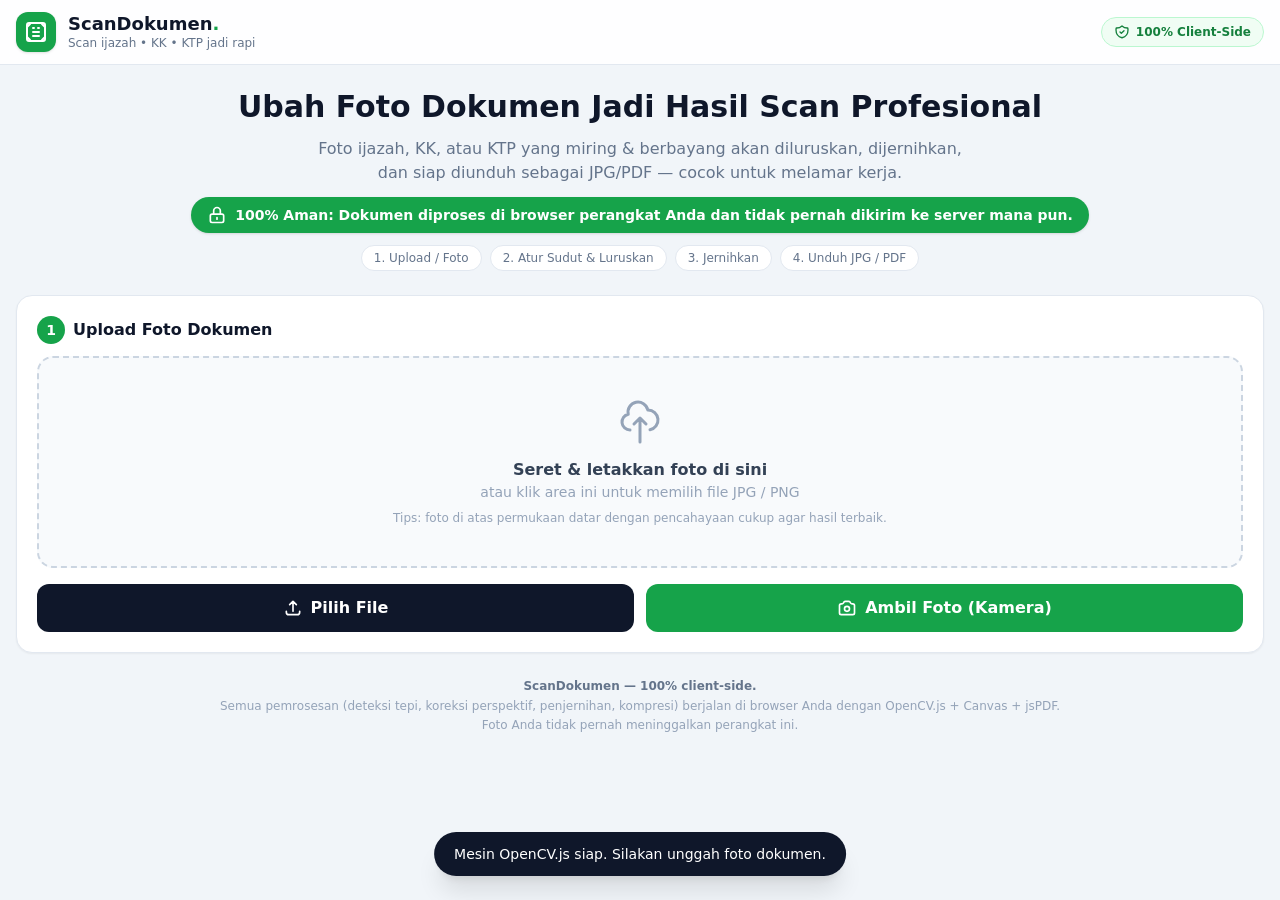
<file: alat/alat-scan-dokumen/index.html>
<!DOCTYPE html>
<html lang="id">
<head>
<meta charset="UTF-8">
<meta name="viewport" content="width=device-width, initial-scale=1.0, viewport-fit=cover">
<title>ScanDokumen — Scan Dokumen Online 100% di Browser</title>
<meta name="description" content="Scan ijazah, KK, KTP jadi rapi seperti hasil scanner. 100% diproses di browser, tidak dikirim ke server.">

<!-- Tailwind CSS via CDN -->
<script src="./vendor/tailwind.js"></script>

<!-- OpenCV.js : definisikan Module SEBELUM library dimuat -->
<script>
  var Module = {
    onRuntimeInitialized: function () {
      window.dispatchEvent(new Event('cv-ready'));
    }
  };
</script>
<script async src="./vendor/opencv.js"></script>

<!-- JScanify : engine alternatif deteksi kertas (fallback bila OpenCV gagal) -->
<script src="./vendor/jscanify.min.js"></script>

<!-- jsPDF : ekspor PDF A4 / F4 / Auto -->
<script src="./vendor/jspdf.umd.min.js"></script>

<style>
  html { scroll-behavior: smooth; }
  body { font-family: ui-sans-system, system-ui, -apple-system, "Segoe UI", Roboto, "Helvetica Neue", Arial, sans-serif; }
  .drag-over { border-color: #16a34a !important; background: #f0fdf4 !important; transform: scale(1.01); }
  input[type="range"] { -webkit-appearance: none; appearance: none; height: 8px; border-radius: 9999px; background: #e2e8f0; outline: none; }
  input[type="range"]::-webkit-slider-thumb { -webkit-appearance: none; appearance: none; width: 22px; height: 22px; border-radius: 50%; background: #16a34a; border: 3px solid #fff; box-shadow: 0 2px 8px rgba(0,0,0,.25); cursor: pointer; }
  input[type="range"]::-moz-range-thumb { width: 22px; height: 22px; border-radius: 50%; background: #16a34a; border: 3px solid #fff; box-shadow: 0 2px 8px rgba(0,0,0,.25); cursor: pointer; }
  .mode-btn.active { background: #16a34a; color: #fff; border-color: #16a34a; }
  .spinner { width: 52px; height: 52px; border-radius: 50%; border: 5px solid #dcfce7; border-top-color: #16a34a; animation: spin .8s linear infinite; }
  @keyframes spin { to { transform: rotate(360deg); } }
  #overlayCanvas { touch-action: none; }
  .checker { background-image: linear-gradient(45deg,#f1f5f9 25%,transparent 25%),linear-gradient(-45deg,#f1f5f9 25%,transparent 25%),linear-gradient(45deg,transparent 75%,#f1f5f9 75%),linear-gradient(-45deg,transparent 75%,#f1f5f9 75%); background-size: 16px 16px; background-position: 0 0, 0 8px, 8px -8px, -8px 0; }
</style>
</head>

<body class="bg-slate-100 text-slate-800 min-h-screen">

<!-- ============ LOADING OVERLAY OPENCV ============ -->
<div id="loadingOverlay" class="fixed inset-0 z-50 bg-white/95 backdrop-blur flex flex-col items-center justify-center gap-4 px-6 text-center">
  <div class="spinner"></div>
  <h2 class="text-xl font-bold text-slate-800">Memuat mesin pemindai…</h2>
  <p id="cvStatusText" class="text-sm text-slate-500 max-w-sm">Mengunduh OpenCV.js (computer vision) untuk meluruskan perspektif dokumen. Butuh koneksi internet sekali saat pertama dibuka.</p>
  <p class="text-xs text-slate-400">Jika lama, aplikasi tetap bisa dipakai dengan mode fallback otomatis.</p>
</div>

<!-- ============ HEADER ============ -->
<header class="sticky top-0 z-40 bg-white/90 backdrop-blur border-b border-slate-200">
  <div class="max-w-7xl mx-auto px-4 py-3 flex items-center justify-between gap-3">
    <div class="flex items-center gap-3">
      <div class="w-10 h-10 rounded-xl bg-green-600 flex items-center justify-center text-white shadow">
        <svg xmlns="http://www.w3.org/2000/svg" class="w-6 h-6" fill="none" viewBox="0 0 24 24" stroke="currentColor" stroke-width="2"><path stroke-linecap="round" stroke-linejoin="round" d="M9 12h6m-6 4h6M9 8h1m4 0h1M5 3h14a2 2 0 012 2v14a2 2 0 01-2 2H5a2 2 0 01-2-2V5a2 2 0 012-2z"/><path stroke-linecap="round" stroke-linejoin="round" d="M3 7l3-3m15 3l-3-3M3 17l3 3m15-3l-3 3"/></svg>
      </div>
      <div>
        <h1 class="font-extrabold text-lg leading-tight text-slate-900">ScanDokumen<span class="text-green-600">.</span></h1>
        <p class="text-xs text-slate-500 leading-tight">Scan ijazah • KK • KTP jadi rapi</p>
      </div>
    </div>
    <span class="hidden sm:inline-flex items-center gap-1.5 bg-green-50 text-green-700 border border-green-200 text-xs font-semibold px-3 py-1.5 rounded-full">
      <svg xmlns="http://www.w3.org/2000/svg" class="w-4 h-4" fill="none" viewBox="0 0 24 24" stroke="currentColor" stroke-width="2"><path stroke-linecap="round" stroke-linejoin="round" d="M9 12l2 2 4-4m5.618-4.016A11.955 11.955 0 0112 2.944a11.955 11.955 0 01-8.618 3.04A12.02 12.02 0 003 9c0 5.591 3.824 10.29 9 11.622 5.176-1.332 9-6.03 9-11.622 0-1.042-.133-2.052-.382-3.016z"/></svg>
      100% Client-Side
    </span>
  </div>
</header>

<main class="max-w-7xl mx-auto px-4 py-6 space-y-6">

  <!-- Judul + badge privasi -->
  <section class="text-center space-y-3">
    <h2 class="text-2xl sm:text-3xl font-extrabold text-slate-900">Ubah Foto Dokumen Jadi Hasil Scan Profesional</h2>
    <p class="text-slate-500 max-w-2xl mx-auto text-sm sm:text-base">Foto ijazah, KK, atau KTP yang miring &amp; berbayang akan diluruskan, dijernihkan, dan siap diunduh sebagai JPG/PDF — cocok untuk melamar kerja.</p>
    <div class="inline-flex items-center gap-2 bg-green-600 text-white text-xs sm:text-sm font-semibold px-4 py-2 rounded-full shadow">
      <svg xmlns="http://www.w3.org/2000/svg" class="w-5 h-5" fill="none" viewBox="0 0 24 24" stroke="currentColor" stroke-width="2"><path stroke-linecap="round" stroke-linejoin="round" d="M12 15v2m-6 4h12a2 2 0 002-2v-6a2 2 0 00-2-2H6a2 2 0 00-2 2v6a2 2 0 002 2zm10-10V7a4 4 0 00-8 0v4h8z"/></svg>
      100% Aman: Dokumen diproses di browser perangkat Anda dan tidak pernah dikirim ke server mana pun.
    </div>
    <div class="flex flex-wrap justify-center gap-2 text-xs font-medium text-slate-500">
      <span class="bg-white border border-slate-200 px-3 py-1 rounded-full">1. Upload / Foto</span>
      <span class="bg-white border border-slate-200 px-3 py-1 rounded-full">2. Atur Sudut &amp; Luruskan</span>
      <span class="bg-white border border-slate-200 px-3 py-1 rounded-full">3. Jernihkan</span>
      <span class="bg-white border border-slate-200 px-3 py-1 rounded-full">4. Unduh JPG / PDF</span>
    </div>
  </section>

  <!-- ============ 1. INPUT GAMBAR ============ -->
  <section class="bg-white rounded-2xl shadow-sm border border-slate-200 p-5">
    <h3 class="font-bold text-slate-900 mb-3 flex items-center gap-2">
      <span class="w-7 h-7 rounded-full bg-green-600 text-white text-sm flex items-center justify-center font-bold">1</span> Upload Foto Dokumen
    </h3>

    <div id="dropZone" class="border-2 border-dashed border-slate-300 rounded-2xl bg-slate-50 px-6 py-10 text-center transition cursor-pointer">
      <svg xmlns="http://www.w3.org/2000/svg" class="w-12 h-12 mx-auto text-slate-400" fill="none" viewBox="0 0 24 24" stroke="currentColor" stroke-width="1.5"><path stroke-linecap="round" stroke-linejoin="round" d="M7 16a4 4 0 01-.88-7.903A5 5 0 1115.9 6L16 6a5 5 0 011 9.9M15 13l-3-3m0 0l-3 3m3-3v12"/></svg>
      <p class="mt-3 font-semibold text-slate-700">Seret &amp; letakkan foto di sini</p>
      <p class="text-sm text-slate-400">atau klik area ini untuk memilih file JPG / PNG</p>
      <p class="text-xs text-slate-400 mt-2">Tips: foto di atas permukaan datar dengan pencahayaan cukup agar hasil terbaik.</p>
    </div>

    <div class="grid grid-cols-2 gap-3 mt-4">
      <button id="btnUpload" type="button" class="flex items-center justify-center gap-2 bg-slate-900 text-white font-semibold py-3 px-4 rounded-xl hover:bg-slate-700 active:scale-[.98] transition">
        <svg xmlns="http://www.w3.org/2000/svg" class="w-5 h-5" fill="none" viewBox="0 0 24 24" stroke="currentColor" stroke-width="2"><path stroke-linecap="round" stroke-linejoin="round" d="M4 16v1a3 3 0 003 3h10a3 3 0 003-3v-1m-4-8l-4-4m0 0L8 8m4-4v12"/></svg>
        Pilih File
      </button>
      <button id="btnCamera" type="button" class="flex items-center justify-center gap-2 bg-green-600 text-white font-semibold py-3 px-4 rounded-xl hover:bg-green-700 active:scale-[.98] transition">
        <svg xmlns="http://www.w3.org/2000/svg" class="w-5 h-5" fill="none" viewBox="0 0 24 24" stroke="currentColor" stroke-width="2"><path stroke-linecap="round" stroke-linejoin="round" d="M3 9a2 2 0 012-2h.93a2 2 0 001.664-.89l.812-1.22A2 2 0 0110.07 4h3.86a2 2 0 011.664.89l.812 1.22A2 2 0 0018.07 7H19a2 2 0 012 2v9a2 2 0 01-2 2H5a2 2 0 01-2-2V9z"/><path stroke-linecap="round" stroke-linejoin="round" d="M15 13a3 3 0 11-6 0 3 3 0 016 0z"/></svg>
        Ambil Foto (Kamera)
      </button>
    </div>

    <input type="file" id="fileInput" accept="image/jpeg,image/png,image/jpg" class="hidden">
    <!-- capture="environment" = kamera belakang HP -->
    <input type="file" id="cameraInput" accept="image/*" capture="environment" class="hidden">

    <div id="fileInfo" class="hidden mt-4 flex-wrap items-center gap-3 bg-slate-50 border border-slate-200 rounded-xl px-4 py-3 text-sm">
      <span id="fileName" class="font-semibold text-slate-700 truncate max-w-[220px]"></span>
      <span id="fileDims" class="text-slate-500"></span>
      <span id="fileSize" class="text-slate-500"></span>
      <span id="cvBadge" class="ml-auto text-xs font-semibold px-2 py-1 rounded-full bg-amber-100 text-amber-700">OpenCV: memuat…</span>
    </div>
  </section>

  <!-- ============ 2. EDITOR + HASIL (SIDE BY SIDE) ============ -->
  <section id="editorSection" class="hidden space-y-6">
    <div class="grid lg:grid-cols-2 gap-6 items-start">

      <!-- Kiri: Sebelum + editor sudut -->
      <div class="bg-white rounded-2xl shadow-sm border border-slate-200 p-5">
        <div class="flex flex-wrap items-center justify-between gap-2 mb-3">
          <h3 class="font-bold text-slate-900 flex items-center gap-2">
            <span class="w-7 h-7 rounded-full bg-green-600 text-white text-sm flex items-center justify-center font-bold">2</span> Sebelum — Atur 4 Sudut
          </h3>
          <span class="text-xs font-semibold bg-slate-100 text-slate-600 px-2 py-1 rounded-full">SEBELUM</span>
        </div>

        <div id="editorWrapper" class="relative bg-slate-900 rounded-xl overflow-hidden select-none">
          <canvas id="editorCanvas" class="block w-full h-auto"></canvas>
          <canvas id="overlayCanvas" class="absolute inset-0 w-full h-full cursor-crosshair"></canvas>
        </div>

        <p class="text-xs text-slate-500 mt-3 leading-relaxed">Geser <b>4 titik hijau</b> tepat ke sudut-sudut kertas. Gunakan <b>Deteksi Otomatis</b> bila ingin OpenCV mencari sudutnya untuk Anda, lalu tekan tombol proses.</p>

        <div class="grid grid-cols-2 gap-3 mt-4">
          <button id="btnAutoDetect" type="button" class="flex items-center justify-center gap-2 border-2 border-slate-200 font-semibold py-2.5 px-3 rounded-xl hover:border-green-500 hover:text-green-700 active:scale-[.98] transition text-sm">
            <svg xmlns="http://www.w3.org/2000/svg" class="w-5 h-5" fill="none" viewBox="0 0 24 24" stroke="currentColor" stroke-width="2"><path stroke-linecap="round" stroke-linejoin="round" d="M21 21l-6-6m2-5a7 7 0 11-14 0 7 7 0 0114 0z"/></svg>
            Deteksi Otomatis
          </button>
          <button id="btnResetCorners" type="button" class="flex items-center justify-center gap-2 border-2 border-slate-200 font-semibold py-2.5 px-3 rounded-xl hover:border-slate-400 active:scale-[.98] transition text-sm">
            <svg xmlns="http://www.w3.org/2000/svg" class="w-5 h-5" fill="none" viewBox="0 0 24 24" stroke="currentColor" stroke-width="2"><path stroke-linecap="round" stroke-linejoin="round" d="M4 4v5h.582m15.356 2A8.001 8.001 0 004.582 9m0 0H9m11 11v-5h-.581m0 0a8.003 8.003 0 01-15.357-2m15.357 2H15"/></svg>
            Reset Sudut
          </button>
        </div>

        <button id="btnProcess" type="button" class="w-full mt-3 flex items-center justify-center gap-2 bg-green-600 text-white font-bold py-3.5 px-4 rounded-xl hover:bg-green-700 active:scale-[.98] transition shadow">
          <svg xmlns="http://www.w3.org/2000/svg" class="w-5 h-5" fill="none" viewBox="0 0 24 24" stroke="currentColor" stroke-width="2"><path stroke-linecap="round" stroke-linejoin="round" d="M5 3v4M3 5h4M6 17v4m-2-2h4m5-16l2.286 6.857L21 12l-5.714 2.143L13 21l-2.286-6.857L5 12l5.714-2.143L13 3z"/></svg>
          Proses &amp; Luruskan Dokumen
        </button>
        <p id="processStatus" class="text-xs text-slate-400 text-center mt-2">Perspektif akan diluruskan dengan warpPerspective (OpenCV.js).</p>
      </div>

      <!-- Kanan: Sesudah -->
      <div class="bg-white rounded-2xl shadow-sm border border-slate-200 p-5">
        <div class="flex flex-wrap items-center justify-between gap-2 mb-3">
          <h3 class="font-bold text-slate-900 flex items-center gap-2">
            <span class="w-7 h-7 rounded-full bg-green-600 text-white text-sm flex items-center justify-center font-bold">3</span> Hasil Scan
          </h3>
          <span class="text-xs font-semibold bg-green-100 text-green-700 px-2 py-1 rounded-full">SESUDAH</span>
        </div>

        <div id="resultWrapper" class="relative checker rounded-xl overflow-hidden border border-slate-200 min-h-[280px] flex items-center justify-center">
          <canvas id="afterCanvas" class="block w-full h-auto"></canvas>
          <canvas id="compareCanvas" class="absolute inset-0 w-full h-full hidden pointer-events-none"></canvas>
          <div id="resultPlaceholder" class="absolute inset-0 flex flex-col items-center justify-center text-slate-400 px-6 text-center">
            <svg xmlns="http://www.w3.org/2000/svg" class="w-12 h-12 mb-2" fill="none" viewBox="0 0 24 24" stroke="currentColor" stroke-width="1.5"><path stroke-linecap="round" stroke-linejoin="round" d="M9 12h6m-6 4h6M9 8h1m4 0h1M5 3h14a2 2 0 012 2v14a2 2 0 01-2 2H5a2 2 0 01-2-2V5a2 2 0 012-2z"/></svg>
            <p class="font-semibold text-slate-500">Belum ada hasil</p>
            <p class="text-sm">Atur sudut di kiri, lalu tekan “Proses &amp; Luruskan Dokumen”.</p>
          </div>
        </div>

        <!-- Slider bandingkan sebelum/sesudah -->
        <div id="compareControl" class="hidden mt-4">
          <label class="text-xs font-semibold text-slate-600 flex justify-between"><span>Bandingkan: geser untuk melihat versi sebelum filter</span><span id="compareVal">50%</span></label>
          <input id="compareSlider" type="range" min="0" max="100" value="50" class="w-full mt-2">
        </div>
      </div>
    </div>

    <!-- ============ FILTER PENJERNIH ============ -->
    <div class="bg-white rounded-2xl shadow-sm border border-slate-200 p-5">
      <h3 class="font-bold text-slate-900 mb-1 flex items-center gap-2">
        <span class="w-7 h-7 rounded-full bg-green-600 text-white text-sm flex items-center justify-center font-bold">4</span> Jernihkan Dokumen
      </h3>
      <p class="text-xs text-slate-500 mb-4">Filter real-time pada hasil lurusan. <b>Magic Color</b> otomatis memutihkan kertas &amp; menghilangkan bayangan/cahaya tak rata (warna pas foto &amp; stempel tetap alami). Foto ruangan kena cahaya / bayangan tangan &amp; HP? Cukup tekan tombol <b>Mode Bayangan</b> (atau naikkan <b>Brightness</b> +<i>~15</i> &amp; <b>Contrast</b> +<i>~20</i> manual); bila bayangan sangat berat, pakai <b>B&amp;W</b>.</p>

      <div class="grid grid-cols-3 gap-2 sm:gap-3">
        <button type="button" data-mode="original" class="mode-btn border-2 border-slate-200 rounded-xl py-3 px-2 font-semibold text-sm hover:border-green-500 transition">Original</button>
        <button type="button" data-mode="magic" class="mode-btn active border-2 border-slate-200 rounded-xl py-3 px-2 font-semibold text-sm hover:border-green-500 transition">Magic Color</button>
        <button type="button" data-mode="bw" class="mode-btn border-2 border-slate-200 rounded-xl py-3 px-2 font-semibold text-sm hover:border-green-500 transition">Hitam Putih / B&amp;W</button>
      </div>
      <button id="btnShadow" type="button" class="mt-3 w-full flex items-center justify-center gap-2 bg-amber-50 text-amber-700 border border-amber-300 font-semibold py-2.5 px-4 rounded-xl hover:bg-amber-100 active:scale-[.98] transition">
        <svg xmlns="http://www.w3.org/2000/svg" class="w-5 h-5" fill="none" viewBox="0 0 24 24" stroke="currentColor" stroke-width="2"><path stroke-linecap="round" stroke-linejoin="round" d="M12 3v2m0 14v2m9-9h-2M5 12H3m15.36 6.36l-1.42-1.42M7.05 7.05L5.63 5.63m12.73 0l-1.42 1.42M7.05 16.95l-1.42 1.42M16 12a4 4 0 11-8 0 4 4 0 018 0z"/></svg>
        Mode Bayangan — untuk foto gelap / kena bayangan tangan &amp; HP
      </button>

      <div class="grid sm:grid-cols-3 gap-5 mt-6">
        <div>
          <label class="text-sm font-semibold text-slate-700 flex justify-between">Brightness <span id="brightnessVal" class="text-green-700 font-bold">0</span></label>
          <input id="brightness" type="range" min="-100" max="100" value="0" class="w-full mt-2">
          <p class="text-xs text-slate-400 mt-1">Kecerahan keseluruhan</p>
        </div>
        <div>
          <label class="text-sm font-semibold text-slate-700 flex justify-between">Contrast <span id="contrastVal" class="text-green-700 font-bold">0</span></label>
          <input id="contrast" type="range" min="-100" max="100" value="0" class="w-full mt-2">
          <p class="text-xs text-slate-400 mt-1">Ketajaman beda terang–gelap (teks)</p>
        </div>
        <div>
          <label class="text-sm font-semibold text-slate-700 flex justify-between">Saturation <span id="saturationVal" class="text-green-700 font-bold">0</span></label>
          <input id="saturation" type="range" min="-100" max="100" value="0" class="w-full mt-2">
          <p class="text-xs text-slate-400 mt-1">Intensitas warna (bonus)</p>
        </div>
      </div>

      <button id="btnResetFilter" type="button" class="mt-4 text-sm font-semibold text-slate-500 hover:text-slate-800 underline underline-offset-2">Reset filter</button>
    </div>

    <!-- ============ EKSPOR ============ -->
    <div class="bg-white rounded-2xl shadow-sm border border-slate-200 p-5">
      <h3 class="font-bold text-slate-900 mb-4 flex items-center gap-2">
        <span class="w-7 h-7 rounded-full bg-green-600 text-white text-sm flex items-center justify-center font-bold">5</span> Unduh Hasil
      </h3>

      <div class="grid sm:grid-cols-2 gap-5">
        <div>
          <label for="pdfSize" class="text-sm font-semibold text-slate-700">Ukuran Kertas PDF</label>
          <select id="pdfSize" class="w-full mt-2 border-2 border-slate-200 rounded-xl px-3 py-3 font-medium focus:border-green-500 focus:outline-none">
            <option value="auto" selected>Auto (mengikuti rasio foto)</option>
            <option value="a4">A4 (210 × 297 mm)</option>
            <option value="f4">F4 (210 × 330 mm)</option>
          </select>
          <p class="text-xs text-slate-400 mt-1">Pilih A4/F4 bila portal lamaran meminta format tertentu.</p>
        </div>
        <div>
          <label class="text-sm font-semibold text-slate-700 flex justify-between">Kualitas Kompresi JPG <span id="qualityVal" class="text-green-700 font-bold">85%</span></label>
          <input id="quality" type="range" min="10" max="100" value="85" class="w-full mt-2">
          <p class="text-xs text-slate-400 mt-1">Turunkan untuk file lebih kecil. Target pelamar kerja: <b>di bawah 500 KB</b>.</p>
          <p id="fileSizeInfo" class="text-sm font-semibold text-slate-700 mt-2">Estimasi ukuran: —</p>
        </div>
      </div>

      <div class="grid sm:grid-cols-2 gap-3 mt-6">
        <button id="btnDownloadJpg" type="button" disabled class="flex items-center justify-center gap-2 bg-slate-900 text-white font-bold py-3.5 px-4 rounded-xl hover:bg-slate-700 disabled:opacity-40 disabled:cursor-not-allowed active:scale-[.98] transition">
          <svg xmlns="http://www.w3.org/2000/svg" class="w-5 h-5" fill="none" viewBox="0 0 24 24" stroke="currentColor" stroke-width="2"><path stroke-linecap="round" stroke-linejoin="round" d="M4 16v1a3 3 0 003 3h10a3 3 0 003-3v-1m-4-4l-4-4m0 0L8 8m4-4v12"/></svg>
          Download JPG
        </button>
        <button id="btnDownloadPdf" type="button" disabled class="flex items-center justify-center gap-2 bg-green-600 text-white font-bold py-3.5 px-4 rounded-xl hover:bg-green-700 disabled:opacity-40 disabled:cursor-not-allowed active:scale-[.98] transition">
          <svg xmlns="http://www.w3.org/2000/svg" class="w-5 h-5" fill="none" viewBox="0 0 24 24" stroke="currentColor" stroke-width="2"><path stroke-linecap="round" stroke-linejoin="round" d="M7 21h10a2 2 0 002-2V9.414a2 2 0 00-.586-1.414l-5.414-5.414A2 2 0 0011.586 2H7a2 2 0 00-2 2v14a2 2 0 002 2z"/><path stroke-linecap="round" stroke-linejoin="round" d="M9 12h6m-6 4h6"/></svg>
          Download PDF
        </button>
      </div>
      <p class="text-xs text-slate-400 mt-3 text-center">Nama file otomatis: <span class="font-mono">scan-dokumen.jpg / .pdf</span> — ganti namanya sesuai dokumen (mis. <span class="font-mono">ijazah-nama.jpg</span>) sebelum diunggah ke portal lamaran.</p>
    </div>
  </section>

  <footer class="text-center text-xs text-slate-400 pb-8 leading-relaxed">
    <p class="font-semibold text-slate-500">ScanDokumen — 100% client-side.</p>
    <p>Semua pemrosesan (deteksi tepi, koreksi perspektif, penjernihan, kompresi) berjalan di browser Anda dengan OpenCV.js + Canvas + jsPDF.<br>Foto Anda tidak pernah meninggalkan perangkat ini.</p>
  </footer>
</main>

<!-- Toast -->
<div id="toast" class="fixed left-1/2 -translate-x-1/2 bottom-6 z-50 hidden bg-slate-900 text-white text-sm font-medium px-5 py-3 rounded-full shadow-xl max-w-[90vw] text-center"></div>

<script>
/* =====================================================================
   ScanDokumen — 100% Client-Side Document Scanner
   Stack: OpenCV.js (warpPerspective + deteksi tepi), JScanify (fallback),
          HTML5 Canvas (filter real-time), jsPDF (ekspor PDF)
   ===================================================================== */
(function () {
  'use strict';

  // ---------- Elemen ----------
  const $ = (id) => document.getElementById(id);
  const loadingOverlay = $('loadingOverlay');
  const cvStatusText = $('cvStatusText');
  const dropZone = $('dropZone');
  const fileInput = $('fileInput');
  const cameraInput = $('cameraInput');
  const fileInfo = $('fileInfo');
  const editorSection = $('editorSection');
  const editorCanvas = $('editorCanvas');
  const overlayCanvas = $('overlayCanvas');
  const afterCanvas = $('afterCanvas');
  const compareCanvas = $('compareCanvas');
  const resultPlaceholder = $('resultPlaceholder');
  const compareControl = $('compareControl');
  const compareSlider = $('compareSlider');
  const compareVal = $('compareVal');

  const ectx = editorCanvas.getContext('2d');
  const octx = overlayCanvas.getContext('2d');
  const actx = afterCanvas.getContext('2d');
  const cctx = compareCanvas.getContext('2d');

  // ---------- State ----------
  let originalImage = null;    // HTMLImageElement asli
  let originalCanvas = null;   // canvas resolusi penuh foto asli
  let warpedCanvas = null;     // hasil warpPerspective (belum difilter)
  let cvReady = false;
  let filterMode = 'magic';    // original | magic | bw
  let brightness = 0, contrast = 0, saturation = 0;
  let draggingIndex = -1;
  let rafPending = false;

  // 4 sudut dalam koordinat normalisasi (0..1): TL, TR, BR, BL
  let corners = [
    { x: 0.08, y: 0.08 },
    { x: 0.92, y: 0.08 },
    { x: 0.92, y: 0.92 },
    { x: 0.08, y: 0.92 }
  ];
  const DEFAULT_CORNERS = JSON.parse(JSON.stringify(corners));

  // ---------- Util ----------
  function toast(msg, ms = 3200) {
    const t = $('toast');
    t.textContent = msg;
    t.classList.remove('hidden');
    clearTimeout(t._timer);
    t._timer = setTimeout(() => t.classList.add('hidden'), ms);
  }
  function clamp(v, a, b) { return Math.max(a, Math.min(b, v)); }
  function dist(a, b) { return Math.hypot(a.x - b.x, a.y - b.y); }
  function formatKB(bytes) {
    if (!bytes && bytes !== 0) return '—';
    if (bytes < 1024) return bytes + ' B';
    if (bytes < 1024 * 1024) return (bytes / 1024).toFixed(1) + ' KB';
    return (bytes / (1024 * 1024)).toFixed(2) + ' MB';
  }
  function setCvBadge(ok, text) {
    const b = $('cvBadge');
    b.textContent = text;
    b.className = 'ml-auto text-xs font-semibold px-2 py-1 rounded-full ' +
      (ok ? 'bg-green-100 text-green-700' : 'bg-amber-100 text-amber-700');
  }

  // ---------- Status OpenCV ----------
  // Tandai OpenCV siap dengan beberapa strategi (karena hook onRuntimeInitialized
  // di build 4.8.0 ini terkadang tidak memicu event 'cv-ready').
  function markCvReady() {
    if (cvReady) return;
    cvReady = true;
    setCvBadge(true, 'OpenCV: siap');
    loadingOverlay.style.display = 'none';
    toast('Mesin OpenCV.js siap. Silakan unggah foto dokumen.');
  }
  // Strategi 1: event 'cv-ready' dari Module.onRuntimeInitialized (jika terpicu)
  window.addEventListener('cv-ready', markCvReady);
  // Strategi 2: polling — cv.getPerspectiveTransform baru ada SETELAH runtime WASM siap
  let cvGaveUp = false;
  (function waitForCv() {
    if (cvReady) return;
    if (typeof cv !== 'undefined' && typeof cv.getPerspectiveTransform === 'function') {
      markCvReady();
      return;
    }
    if (cvGaveUp) return; // hentikan polling setelah timeout
    setTimeout(waitForCv, 200);
  })();
  // Timeout: jangan kunci pengguna selamanya bila CDN lambat/gagal
  setTimeout(() => {
    if (!cvReady) {
      cvGaveUp = true;
      loadingOverlay.style.display = 'none';
      setCvBadge(false, 'OpenCV: mode fallback');
      toast('OpenCV lambat dimuat — pakai mode fallback (JScanify + JS). Koreksi perspektif tetap berjalan.', 5000);
    }
  }, 15000);

  // ---------- 1. Input Gambar ----------
  dropZone.addEventListener('click', () => fileInput.click());
  $('btnUpload').addEventListener('click', () => fileInput.click());
  $('btnCamera').addEventListener('click', () => cameraInput.click());
  fileInput.addEventListener('change', (e) => { if (e.target.files[0]) handleFile(e.target.files[0]); e.target.value = ''; });
  cameraInput.addEventListener('change', (e) => { if (e.target.files[0]) handleFile(e.target.files[0]); e.target.value = ''; });

  ['dragenter', 'dragover'].forEach(ev => dropZone.addEventListener(ev, (e) => {
    e.preventDefault(); dropZone.classList.add('drag-over');
  }));
  ['dragleave', 'drop'].forEach(ev => dropZone.addEventListener(ev, (e) => {
    e.preventDefault(); dropZone.classList.remove('drag-over');
  }));
  dropZone.addEventListener('drop', (e) => {
    const f = e.dataTransfer.files && e.dataTransfer.files[0];
    if (f) handleFile(f);
  });
  // Bonus: tempel (paste) dari clipboard
  window.addEventListener('paste', (e) => {
    const item = [...(e.clipboardData?.items || [])].find(i => i.type.startsWith('image/'));
    if (item) handleFile(item.getAsFile());
  });

  function handleFile(file) {
    if (!file.type.startsWith('image/')) { toast('File harus berupa gambar JPG/PNG.'); return; }
    const url = URL.createObjectURL(file);
    const img = new Image();
    img.onload = () => {
      originalImage = img;
      originalCanvas = document.createElement('canvas');
      originalCanvas.width = img.naturalWidth;
      originalCanvas.height = img.naturalHeight;
      originalCanvas.getContext('2d').drawImage(img, 0, 0);
      warpedCanvas = null;

      $('fileName').textContent = file.name;
      $('fileDims').textContent = img.naturalWidth + ' × ' + img.naturalHeight + ' px';
      $('fileSize').textContent = formatKB(file.size);
      fileInfo.classList.remove('hidden');
      fileInfo.classList.add('flex');

      corners = JSON.parse(JSON.stringify(DEFAULT_CORNERS));
      editorSection.classList.remove('hidden');
      resultPlaceholder.style.display = 'flex';
      afterCanvas.width = 10; afterCanvas.height = 10;
      compareControl.classList.add('hidden');
      $('btnDownloadJpg').disabled = true;
      $('btnDownloadPdf').disabled = true;
      $('fileSizeInfo').textContent = 'Estimasi ukuran: —';

      fitEditorCanvas();
      editorSection.scrollIntoView({ behavior: 'smooth', block: 'start' });
      toast('Foto dimuat. Geser 4 titik hijau ke sudut kertas, lalu proses.');
      URL.revokeObjectURL(url);
    };
    img.onerror = () => toast('Gagal membaca gambar. Coba file JPG/PNG lain.');
    img.src = url;
  }

  // ---------- Editor: gambar + overlay sudut ----------
  function fitEditorCanvas() {
    if (!originalCanvas) return;
    const wrapW = $('editorWrapper').clientWidth || 600;
    const scale = wrapW / originalCanvas.width;
    editorCanvas.width = Math.round(originalCanvas.width * scale);
    editorCanvas.height = Math.round(originalCanvas.height * scale);
    overlayCanvas.width = editorCanvas.width;
    overlayCanvas.height = editorCanvas.height;
    ectx.drawImage(originalCanvas, 0, 0, editorCanvas.width, editorCanvas.height);
    drawOverlay();
  }
  window.addEventListener('resize', () => { if (originalCanvas) fitEditorCanvas(); });

  function cornerPx(c) { return { x: c.x * overlayCanvas.width, y: c.y * overlayCanvas.height }; }

  function drawOverlay() {
    if (!originalCanvas) return;
    const W = overlayCanvas.width, H = overlayCanvas.height;
    octx.clearRect(0, 0, W, H);
    const pts = corners.map(cornerPx);

    // Gelapkan area di luar poligon dokumen
    octx.beginPath();
    octx.rect(0, 0, W, H);
    octx.moveTo(pts[0].x, pts[0].y);
    pts.forEach(p => octx.lineTo(p.x, p.y));
    octx.closePath();
    octx.fillStyle = 'rgba(0,0,0,0.45)';
    octx.fill('evenodd');

    // Garis poligon
    octx.beginPath();
    octx.moveTo(pts[0].x, pts[0].y);
    pts.forEach(p => octx.lineTo(p.x, p.y));
    octx.closePath();
    octx.strokeStyle = '#22c55e';
    octx.lineWidth = 3;
    octx.stroke();

    // Handle sudut (lingkaran + nomor)
    pts.forEach((p, i) => {
      octx.beginPath();
      octx.arc(p.x, p.y, 16, 0, Math.PI * 2);
      octx.fillStyle = '#16a34a';
      octx.fill();
      octx.lineWidth = 3;
      octx.strokeStyle = '#ffffff';
      octx.stroke();
      octx.fillStyle = '#ffffff';
      octx.font = 'bold 13px sans-serif';
      octx.textAlign = 'center';
      octx.textBaseline = 'middle';
      octx.fillText(String(i + 1), p.x, p.y + 1);
    });
  }

  // Drag sudut dengan pointer (mouse + sentuh)
  function pointerToNorm(e) {
    const r = overlayCanvas.getBoundingClientRect();
    return {
      x: clamp((e.clientX - r.left) / r.width, 0, 1),
      y: clamp((e.clientY - r.top) / r.height, 0, 1)
    };
  }
  overlayCanvas.addEventListener('pointerdown', (e) => {
    const p = pointerToNorm(e);
    const rect = overlayCanvas.getBoundingClientRect();
    let best = -1, bestD = Infinity;
    corners.forEach((c, i) => {
      const d = Math.hypot((c.x - p.x) * rect.width, (c.y - p.y) * rect.height);
      if (d < bestD) { bestD = d; best = i; }
    });
    if (bestD < 36) { // radius sentuh 36px
      draggingIndex = best;
      overlayCanvas.setPointerCapture(e.pointerId);
      corners[best] = p;
      drawOverlay();
    }
  });
  overlayCanvas.addEventListener('pointermove', (e) => {
    if (draggingIndex < 0) return;
    corners[draggingIndex] = pointerToNorm(e);
    drawOverlay();
  });
  ['pointerup', 'pointercancel'].forEach(ev => overlayCanvas.addEventListener(ev, () => { draggingIndex = -1; }));

  $('btnResetCorners').addEventListener('click', () => {
    corners = JSON.parse(JSON.stringify(DEFAULT_CORNERS));
    drawOverlay();
    toast('Sudut direset ke posisi awal.');
  });

  // ---------- Deteksi Otomatis sudut (OpenCV: Canny + kontur) ----------
  $('btnAutoDetect').addEventListener('click', () => {
    if (!originalCanvas) return;
    const cvOk = cvReady && typeof cv !== 'undefined';
    const jsOk = typeof jscanify !== 'undefined';
    if (!cvOk && !jsOk) {
      toast('Mesin deteksi belum siap — geser 4 titik hijau secara manual.', 4000);
      return;
    }
    $('processStatus').textContent = 'Mendeteksi tepi kertas…';
    // Beri browser kesempatan menggambar status
    setTimeout(() => {
      try {
        if (cvOk) {
          const found = autoDetectWithOpenCV();
          if (found) {
            corners = found;
            drawOverlay();
            $('processStatus').textContent = 'Sudut terdeteksi (OpenCV). Periksa, lalu tekan Proses.';
            toast('Sudut kertas terdeteksi otomatis. Sesuaikan bila perlu, lalu proses.');
            return;
          }
        }
        // Fallback: JScanify bila OpenCV belum siap/gagal
        const jsCanvas = tryJScanifyWarp();
        if (jsCanvas) {
          warpedCanvas = jsCanvas;
          finishWarp('Kertas diekstrak otomatis (JScanify).');
          toast('JScanify mengekstrak kertas secara otomatis.');
          return;
        }
        $('processStatus').textContent = 'Deteksi tidak yakin — atur manual.';
        toast('Deteksi otomatis tidak menemukan 4 sudut yang jelas. Geser manual ya.', 4500);
      } catch (err) {
        console.error(err);
        toast('Deteksi otomatis gagal, silakan atur manual.');
      }
    }, 30);
  });

  function orderPoints(pts) {
    // pts: [{x,y}...] -> [TL, TR, BR, BL]
    const sorted = [...pts].sort((a, b) => (a.x + a.y) - (b.x + b.y));
    const tl = sorted[0], br = sorted[sorted.length - 1];
    const rest = pts.filter(p => p !== tl && p !== br);
    const tr = rest[0].x > rest[1].x ? rest[0] : rest[1];
    const bl = tr === rest[0] ? rest[1] : rest[0];
    return [tl, tr, br, bl];
  }

  function autoDetectWithOpenCV() {
    const src = cv.imread(originalCanvas);
    const gray = new cv.Mat();
    cv.cvtColor(src, gray, cv.COLOR_RGBA2GRAY);

    // Kecilkan untuk kecepatan deteksi (maks lebar 800)
    const scale = Math.min(1, 800 / gray.cols);
    let small = gray;
    if (scale < 1) {
      small = new cv.Mat();
      cv.resize(gray, small, new cv.Size(0, 0), scale, scale, cv.INTER_AREA);
    }

    const blur = new cv.Mat();
    cv.GaussianBlur(small, blur, new cv.Size(5, 5), 0);
    const edges = new cv.Mat();
    cv.Canny(blur, edges, 50, 150);
    const kernel = cv.getStructuringElement(cv.MORPH_RECT, new cv.Size(5, 5));
    cv.dilate(edges, edges, kernel);

    const contours = [];
    const hierarchy = new cv.Mat();
    cv.findContours(edges, contours, hierarchy, cv.RETR_EXTERNAL, cv.CHAIN_APPROX_SIMPLE);
    contours.sort((a, b) => cv.contourArea(b) - cv.contourArea(a));

    let result = null;
    const periFactor = 0.02;
    for (const cnt of contours) {
      const peri = cv.arcLength(cnt, true);
      const approx = new cv.Mat();
      cv.approxPolyDP(cnt, approx, periFactor * peri, true);
      if (approx.rows === 4) {
        const pts = [];
        for (let i = 0; i < 4; i++) {
          pts.push({ x: approx.data32S[i * 2] / scale, y: approx.data32S[i * 2 + 1] / scale });
        }
        result = orderPoints(pts).map(p => ({ x: p.x / originalCanvas.width, y: p.y / originalCanvas.height }));
        approx.delete();
        break;
      }
      approx.delete();
    }

    [src, gray, blur, edges, kernel, hierarchy].forEach(m => { try { m.delete(); } catch (e) {} });
    if (small !== gray) small.delete();
    contours.forEach(c => { try { c.delete(); } catch (e) {} });
    return result;
  }

  // Fallback ekstraksi via JScanify (library ringan berbasis OpenCV.js).
  // extractPaper(img, w, h) langsung mengembalikan canvas hasil crop + warp.
  function tryJScanifyWarp() {
    try {
      if (typeof jscanify === 'undefined') return null;
      const scanner = new jscanify();
      const maxDim = 1800;
      const ratio = originalCanvas.width / originalCanvas.height;
      let outW, outH;
      if (originalCanvas.width >= originalCanvas.height) { outW = maxDim; outH = Math.round(maxDim / ratio); }
      else { outH = maxDim; outW = Math.round(maxDim * ratio); }
      const c = scanner.extractPaper(originalCanvas, outW, outH);
      return (c && c.width > 0 && c.height > 0) ? c : null;
    } catch (e) {
      console.error(e);
      return null;
    }
  }

  // ---------- 2. Proses & Luruskan (warpPerspective) ----------
  function outputSize() {
    const px = corners.map(c => ({ x: c.x * originalCanvas.width, y: c.y * originalCanvas.height }));
    let w = Math.max(dist(px[0], px[1]), dist(px[3], px[2]));
    let h = Math.max(dist(px[0], px[3]), dist(px[1], px[2]));
    const MAX = 2200;
    const s = Math.min(1, MAX / Math.max(w, h));
    return { w: Math.max(50, Math.round(w * s)), h: Math.max(50, Math.round(h * s)) };
  }

  // Tampilkan hasil warp, buka panel hasil, aktifkan tombol unduh, perbarui estimasi.
  function finishWarp(msg) {
    renderAfter();
    resultPlaceholder.style.display = 'none';
    compareControl.classList.remove('hidden');
    $('btnDownloadJpg').disabled = false;
    $('btnDownloadPdf').disabled = false;
    $('processStatus').textContent = msg || 'Selesai. Atur filter di bawah, lalu unduh.';
    updateEstimate();
  }

  $('btnProcess').addEventListener('click', () => {
    if (!originalCanvas) return;
    $('processStatus').textContent = 'Memproses perspektif…';
    setTimeout(() => {
      try {
        if (cvReady && typeof cv !== 'undefined') {
          warpedCanvas = warpWithOpenCV();
        } else {
          warpedCanvas = warpFallbackJS(); // fallback murni JS bila OpenCV belum siap
        }
        finishWarp('Selesai. Atur filter di bawah, lalu unduh.');
        toast('Dokumen berhasil diluruskan.');
      } catch (err) {
        console.error(err);
        $('processStatus').textContent = 'Gagal memproses. Coba atur sudut lagi.';
        toast('Gagal memproses gambar. Coba foto lain atau atur sudut ulang.');
      }
    }, 30);
  });

  function warpWithOpenCV() {
    const { w: outW, h: outH } = outputSize();
    const src = cv.imread(originalCanvas);
    const srcPts = corners.flatMap(c => [c.x * originalCanvas.width, c.y * originalCanvas.height]);
    const dstPts = [0, 0, outW - 1, 0, outW - 1, outH - 1, 0, outH - 1];
    const srcMat = cv.matFromArray(4, 1, cv.CV_32FC2, srcPts);
    const dstMat = cv.matFromArray(4, 1, cv.CV_32FC2, dstPts);
    const M = cv.getPerspectiveTransform(srcMat, dstMat);
    const dst = new cv.Mat();
    cv.warpPerspective(src, dst, M, new cv.Size(outW, outH), cv.INTER_LINEAR, cv.BORDER_CONSTANT, new cv.Scalar(255, 255, 255, 255));
    const out = document.createElement('canvas');
    out.width = outW; out.height = outH;
    cv.imshow(out, dst);
    [src, srcMat, dstMat, M, dst].forEach(m => { try { m.delete(); } catch (e) {} });
    return out;
  }

  /* Fallback warpPerspective murni JS (homography + inverse mapping).
     Dipakai hanya bila OpenCV.js belum selesai dimuat. */
  function warpFallbackJS() {
    const { w: outW, h: outH } = outputSize();
    const src = corners.map(c => ({ x: c.x * originalCanvas.width, y: c.y * originalCanvas.height }));
    const dst = [{ x: 0, y: 0 }, { x: outW - 1, y: 0 }, { x: outW - 1, y: outH - 1 }, { x: 0, y: outH - 1 }];
    const H = homography(src, dst);       // src -> dst
    const Hinv = invert3x3(H);            // dst -> src
    const sctx = originalCanvas.getContext('2d');
    const srcData = sctx.getImageData(0, 0, originalCanvas.width, originalCanvas.height);
    const out = document.createElement('canvas');
    out.width = outW; out.height = outH;
    const octx2 = out.getContext('2d');
    const outData = octx2.createImageData(outW, outH);
    const SW = originalCanvas.width, SH = originalCanvas.height;
    for (let y = 0; y < outH; y++) {
      for (let x = 0; x < outW; x++) {
        const den = Hinv[6] * x + Hinv[7] * y + Hinv[8];
        const sx = (Hinv[0] * x + Hinv[1] * y + Hinv[2]) / den;
        const sy = (Hinv[3] * x + Hinv[4] * y + Hinv[5]) / den;
        const di = (y * outW + x) * 4;
        if (sx < 0 || sy < 0 || sx >= SW - 1 || sy >= SH - 1) {
          outData.data[di] = outData.data[di + 1] = outData.data[di + 2] = 255; outData.data[di + 3] = 255;
          continue;
        }
        const x0 = Math.floor(sx), y0 = Math.floor(sy), fx = sx - x0, fy = sy - y0;
        const i00 = (y0 * SW + x0) * 4, i10 = i00 + 4, i01 = i00 + SW * 4, i11 = i01 + 4;
        for (let ch = 0; ch < 3; ch++) {
          const v = srcData.data[i00 + ch] * (1 - fx) * (1 - fy) + srcData.data[i10 + ch] * fx * (1 - fy) +
                    srcData.data[i01 + ch] * (1 - fx) * fy + srcData.data[i11 + ch] * fx * fy;
          outData.data[di + ch] = v;
        }
        outData.data[di + 3] = 255;
      }
    }
    octx2.putImageData(outData, 0, 0);
    return out;
  }
  function homography(src, dst) {
    // Selesaikan 8 persamaan linear dengan eliminasi Gauss
    const A = [], b = [];
    for (let i = 0; i < 4; i++) {
      const { x, y } = src[i], { x: u, y: v } = dst[i];
      A.push([x, y, 1, 0, 0, 0, -u * x, -u * y]); b.push(u);
      A.push([0, 0, 0, x, y, 1, -v * x, -v * y]); b.push(v);
    }
    const n = 8;
    for (let col = 0; col < n; col++) {
      let piv = col;
      for (let r = col + 1; r < n; r++) if (Math.abs(A[r][col]) > Math.abs(A[piv][col])) piv = r;
      [A[col], A[piv]] = [A[piv], A[col]]; [b[col], b[piv]] = [b[piv], b[col]];
      for (let r = 0; r < n; r++) {
        if (r === col) continue;
        const f = A[r][col] / A[col][col];
        for (let c = col; c < n; c++) A[r][c] -= f * A[col][c];
        b[r] -= f * b[col];
      }
    }
    const h = b.map((v, i) => v / A[i][i]);
    return [h[0], h[1], h[2], h[3], h[4], h[5], h[6], h[7], 1];
  }
  function invert3x3(m) {
    const [a, b, c, d, e, f, g, h, i] = m;
    const A = e * i - f * h, B = c * h - b * i, C = b * f - c * e;
    const det = a * A + d * B + g * C;
    const inv = 1 / det;
    return [
      A * inv, B * inv, C * inv,
      (f * g - d * i) * inv, (a * i - c * g) * inv, (c * d - a * f) * inv,
      (d * h - e * g) * inv, (b * g - a * h) * inv, (a * e - b * d) * inv
    ];
  }

  // ---------- 3. Filter Penjernih (real-time) ----------
  document.querySelectorAll('.mode-btn').forEach(btn => {
    btn.addEventListener('click', () => {
      document.querySelectorAll('.mode-btn').forEach(b => b.classList.remove('active'));
      btn.classList.add('active');
      filterMode = btn.dataset.mode;
      scheduleRender();
    });
  });
  function bindSlider(id, valId, setter) {
    const el = $(id);
    el.addEventListener('input', () => {
      setter(parseInt(el.value, 10));
      $(valId).textContent = el.value;
      scheduleRender();
    });
  }
  bindSlider('brightness', 'brightnessVal', v => brightness = v);
  bindSlider('contrast', 'contrastVal', v => contrast = v);
  bindSlider('saturation', 'saturationVal', v => saturation = v);
  $('btnResetFilter').addEventListener('click', () => {
    brightness = contrast = saturation = 0;
    ['brightness', 'contrast', 'saturation'].forEach(id => $(id).value = 0);
    ['brightnessVal', 'contrastVal', 'saturationVal'].forEach(id => $(id).textContent = '0');
    filterMode = 'magic';
    document.querySelectorAll('.mode-btn').forEach(b => b.classList.toggle('active', b.dataset.mode === 'magic'));
    scheduleRender();
    toast('Filter direset (Magic Color).');
  });

  // Preset: foto ruangan kena cahaya — bayangan tangan/HP menutupi dokumen.
  $('btnShadow').addEventListener('click', () => {
    filterMode = 'magic';
    brightness = 15; contrast = 20; saturation = 0;
    $('brightness').value = 15; $('contrast').value = 20; $('saturation').value = 0;
    $('brightnessVal').textContent = '15'; $('contrastVal').textContent = '20'; $('saturationVal').textContent = '0';
    document.querySelectorAll('.mode-btn').forEach(b => b.classList.toggle('active', b.dataset.mode === 'magic'));
    scheduleRender();
    toast('Mode Bayangan aktif: Magic Color + kecerahan/kontras naik untuk foto berbayang.');
  });

  function scheduleRender() {
    if (!warpedCanvas || rafPending) return;
    rafPending = true;
    requestAnimationFrame(() => { rafPending = false; renderAfter(); updateEstimate(); });
  }

  function renderAfter() {
    if (!warpedCanvas) return;
    afterCanvas.width = warpedCanvas.width;
    afterCanvas.height = warpedCanvas.height;
    applyFilters(warpedCanvas, afterCanvas);
    // Lapisan bandingkan = hasil warp TANPA filter
    compareCanvas.width = warpedCanvas.width;
    compareCanvas.height = warpedCanvas.height;
    cctx.drawImage(warpedCanvas, 0, 0);
    applyCompareClip();
  }

  // --- Cache peta iluminasi (untuk hilangkan bayangan) agar tak dihitung ulang tiap slider ---
  let illumCache = { key: null, map: null, mw: 0, mh: 0 };
  function boxBlur(arr, w, h, r) {
    const tmp = new Float32Array(w * h);
    const norm = 1 / (2 * r + 1);
    for (let y = 0; y < h; y++) {                 // horizontal
      let acc = 0;
      for (let x = -r; x <= r; x++) acc += arr[y * w + Math.min(w - 1, Math.max(0, x))];
      for (let x = 0; x < w; x++) {
        tmp[y * w + x] = acc * norm;
        acc += arr[y * w + Math.min(w - 1, x + r + 1)] - arr[y * w + Math.max(0, x - r)];
      }
    }
    for (let x = 0; x < w; x++) {                 // vertical
      let acc = 0;
      for (let y = -r; y <= r; y++) acc += tmp[Math.min(h - 1, Math.max(0, y)) * w + x];
      for (let y = 0; y < h; y++) {
        arr[y * w + x] = acc * norm;
        acc += tmp[Math.min(h - 1, y + r + 1) * w + x] - tmp[Math.max(0, y - r) * w + x];
      }
    }
  }
  function computeIllumination(srcCanvas) {
    if (illumCache.key === srcCanvas && illumCache.map) return illumCache;
    const W = srcCanvas.width, H = srcCanvas.height;
    const scale = 1 / 10;                          // downscale 10x -> sangat cepat
    const mw = Math.max(2, Math.round(W * scale));
    const mh = Math.max(2, Math.round(H * scale));
    const tmp = document.createElement('canvas');
    tmp.width = mw; tmp.height = mh;
    tmp.getContext('2d').drawImage(srcCanvas, 0, 0, mw, mh);
    const d = tmp.getContext('2d').getImageData(0, 0, mw, mh).data;
    const gray = new Float32Array(mw * mh);
    for (let i = 0, j = 0; i < d.length; i += 4, j++) {
      gray[j] = 0.299 * d[i] + 0.587 * d[i + 1] + 0.114 * d[i + 2];
    }
    const radius = Math.max(2, Math.round(mw * 0.04));  // blur jadi iluminasi frekuensi-rendah
    boxBlur(gray, mw, mh, radius);
    boxBlur(gray, mw, mh, radius);
    illumCache = { key: srcCanvas, map: gray, mw, mh };
    return illumCache;
  }

  function applyFilters(srcCanvas, destCanvas) {
    const W = srcCanvas.width, H = srcCanvas.height;
    const sctx = srcCanvas.getContext('2d');
    const dctx = destCanvas.getContext('2d');
    const srcData = sctx.getImageData(0, 0, W, H);
    const outData = dctx.createImageData(W, H);
    const s = srcData.data, o = outData.data;
    const cf = clamp(1 + contrast / 100, 0.1, 3);      // faktor kontras
    const satF = 1 + saturation / 100;                 // faktor saturasi
    const bAdd = brightness;                           // -100..100

    // Siapkan sampler iluminasi bila mode butuh penghilangan bayangan
    const needIllum = (filterMode === 'magic' || filterMode === 'bw');
    let sample = null;
    if (needIllum) {
      const { map, mw, mh } = computeIllumination(srcCanvas);
      const sx = (mw - 1) / W, sy = (mh - 1) / H;
      sample = (px, py) => {
        const gx = px * sx, gy = py * sy;
        const x0 = gx | 0, y0 = gy | 0;
        const x1 = x0 < mw - 1 ? x0 + 1 : x0, y1 = y0 < mh - 1 ? y0 + 1 : y0;
        const fx = gx - x0, fy = gy - y0;
        const a = map[y0 * mw + x0], b = map[y0 * mw + x1];
        const c = map[y1 * mw + x0], d = map[y1 * mw + x1];
        return (a + (b - a) * fx) * (1 - fy) + (c + (d - c) * fx) * fy;
      };
    }

    let p = 0;
    for (let i = 0; i < s.length; i += 4) {
      const px = p % W, py = (p / W) | 0; p++;
      let r = s[i], g = s[i + 1], b = s[i + 2];

      if (sample) {
        // Hilangkan bayangan/cahaya tak rata: bagi dengan iluminasi lokal.
        // Rasio sama untuk R,G,B -> hue (warna foto/stempel) tetap alami.
        const illumV = sample(px, py);
        const ratio = 255 / (illumV + 1);
        r *= ratio; g *= ratio; b *= ratio;
      }

      if (filterMode === 'bw') {
        let gray = 0.299 * r + 0.587 * g + 0.114 * b;
        gray = (gray - 128) * cf + 128 + bAdd;
        r = g = b = clamp(gray, 0, 255);
      } else if (filterMode === 'magic') {
        r = clamp((r - 128) * cf + 128 + bAdd, 0, 255);
        g = clamp((g - 128) * cf + 128 + bAdd, 0, 255);
        b = clamp((b - 128) * cf + 128 + bAdd, 0, 255);
      } else { // original (tanpa normalisasi iluminasi)
        r = clamp((r - 128) * cf + 128 + bAdd, 0, 255);
        g = clamp((g - 128) * cf + 128 + bAdd, 0, 255);
        b = clamp((b - 128) * cf + 128 + bAdd, 0, 255);
      }

      // Saturasi (semua mode)
      if (saturation !== 0) {
        const gray = 0.299 * r + 0.587 * g + 0.114 * b;
        r = clamp(gray + (r - gray) * satF, 0, 255);
        g = clamp(gray + (g - gray) * satF, 0, 255);
        b = clamp(gray + (b - gray) * satF, 0, 255);
      }

      o[i] = r; o[i + 1] = g; o[i + 2] = b; o[i + 3] = 255;
    }
    dctx.putImageData(outData, 0, 0);
  }

  // Slider bandingkan sebelum/sesudah
  compareSlider.addEventListener('input', () => {
    compareVal.textContent = compareSlider.value + '%';
    applyCompareClip();
  });
  function applyCompareClip() {
    if (!warpedCanvas) return;
    // Bagian kiri slider = versi sebelum filter (warp mentah)
    compareCanvas.style.clipPath = `inset(0 ${100 - parseInt(compareSlider.value, 10)}% 0 0)`;
  }

  // ---------- 4. Ekspor & Kompresi ----------
  const qualityEl = $('quality');
  qualityEl.addEventListener('input', () => {
    $('qualityVal').textContent = qualityEl.value + '%';
    updateEstimate();
  });
  $('pdfSize').addEventListener('change', updateEstimate);

  function jpegQuality() { return parseInt(qualityEl.value, 10) / 100; }

  function updateEstimate() {
    if (!afterCanvas.width || afterCanvas.width < 50) return;
    afterCanvas.toBlob((blob) => {
      if (!blob) return;
      const kb = blob.size / 1024;
      const el = $('fileSizeInfo');
      el.textContent = 'Estimasi ukuran: ' + formatKB(blob.size) + (kb > 500 ? ' — di atas 500 KB, turunkan kualitas bila portal membatasi.' : ' — aman di bawah 500 KB.');
      el.className = 'text-sm font-semibold mt-2 ' + (kb > 500 ? 'text-amber-600' : 'text-green-700');
    }, 'image/jpeg', jpegQuality());
  }

  function downloadBlob(blob, filename) {
    const url = URL.createObjectURL(blob);
    const a = document.createElement('a');
    a.href = url; a.download = filename;
    document.body.appendChild(a); a.click(); a.remove();
    setTimeout(() => URL.revokeObjectURL(url), 4000);
  }

  $('btnDownloadJpg').addEventListener('click', () => {
    if (!warpedCanvas) return;
    afterCanvas.toBlob((blob) => {
      if (!blob) { toast('Gagal membuat JPG.'); return; }
      downloadBlob(blob, 'scan-dokumen.jpg');
      toast('JPG diunduh (' + formatKB(blob.size) + ').');
    }, 'image/jpeg', jpegQuality());
  });

  $('btnDownloadPdf').addEventListener('click', () => {
    if (!warpedCanvas) return;
    if (!window.jspdf) { toast('jsPDF belum termuat. Periksa koneksi lalu coba lagi.'); return; }
    try {
      const { jsPDF } = window.jspdf;
      const imgData = afterCanvas.toDataURL('image/jpeg', jpegQuality());
      const imgW = afterCanvas.width, imgH = afterCanvas.height;
      const size = $('pdfSize').value;
      let format, orientation = imgW > imgH ? 'landscape' : 'portrait';

      if (size === 'a4') format = 'a4';
      else if (size === 'f4') format = [210, 330]; // F4 Indonesia
      else {
        // Auto: lebar 210mm, tinggi mengikuti rasio gambar
        format = [210, Math.round(210 * imgH / imgW)];
      }
      const doc = new jsPDF({ unit: 'mm', format, orientation, compress: true });
      const pageW = doc.internal.pageSize.getWidth();
      const pageH = doc.internal.pageSize.getHeight();
      // Gambar di-fit ke halaman TANPA gepeng (pertahankan rasio), diposisikan di tengah
      let drawW = pageW, drawH = pageW * imgH / imgW;
      if (drawH > pageH) { drawH = pageH; drawW = pageH * imgW / imgH; }
      const dx = (pageW - drawW) / 2, dy = (pageH - drawH) / 2;
      doc.addImage(imgData, 'JPEG', dx, dy, drawW, drawH, undefined, 'FAST');
      doc.save('scan-dokumen.pdf');
      toast('PDF diunduh (' + size.toUpperCase() + ').');
    } catch (err) {
      console.error(err);
      toast('Gagal membuat PDF. Coba Download JPG dulu.');
    }
  });

  // Fallback JScanify: bila OpenCV gagal total, coba engine JScanify
  // untuk ekstraksi kertas otomatis (dipakai saat tombol proses bila perlu).
  // (Fungsi ini sengaja tidak menggantikan warp utama agar rasio bebas.)
  window.ScanDokumen = { getState: () => ({ cvReady, filterMode, hasResult: !!warpedCanvas }) };
})();
</script>
</body>
</html>
</file>
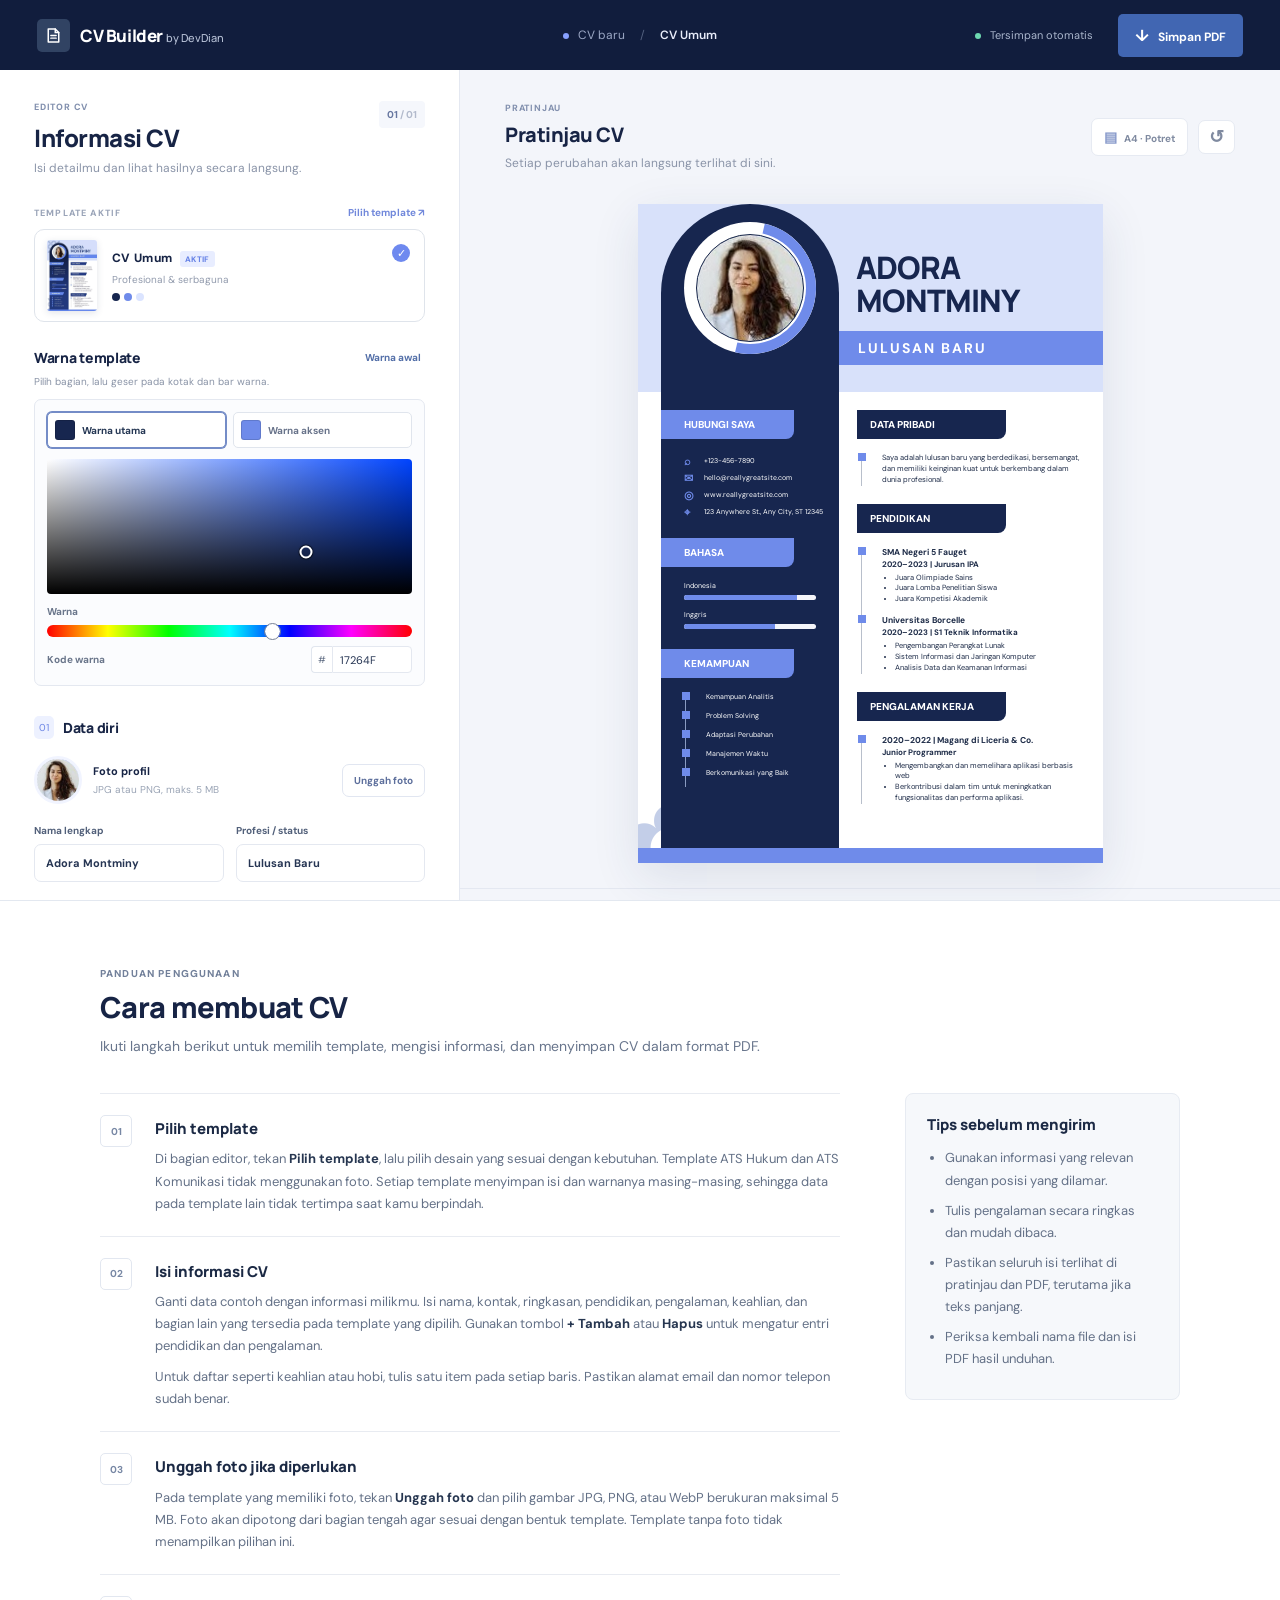
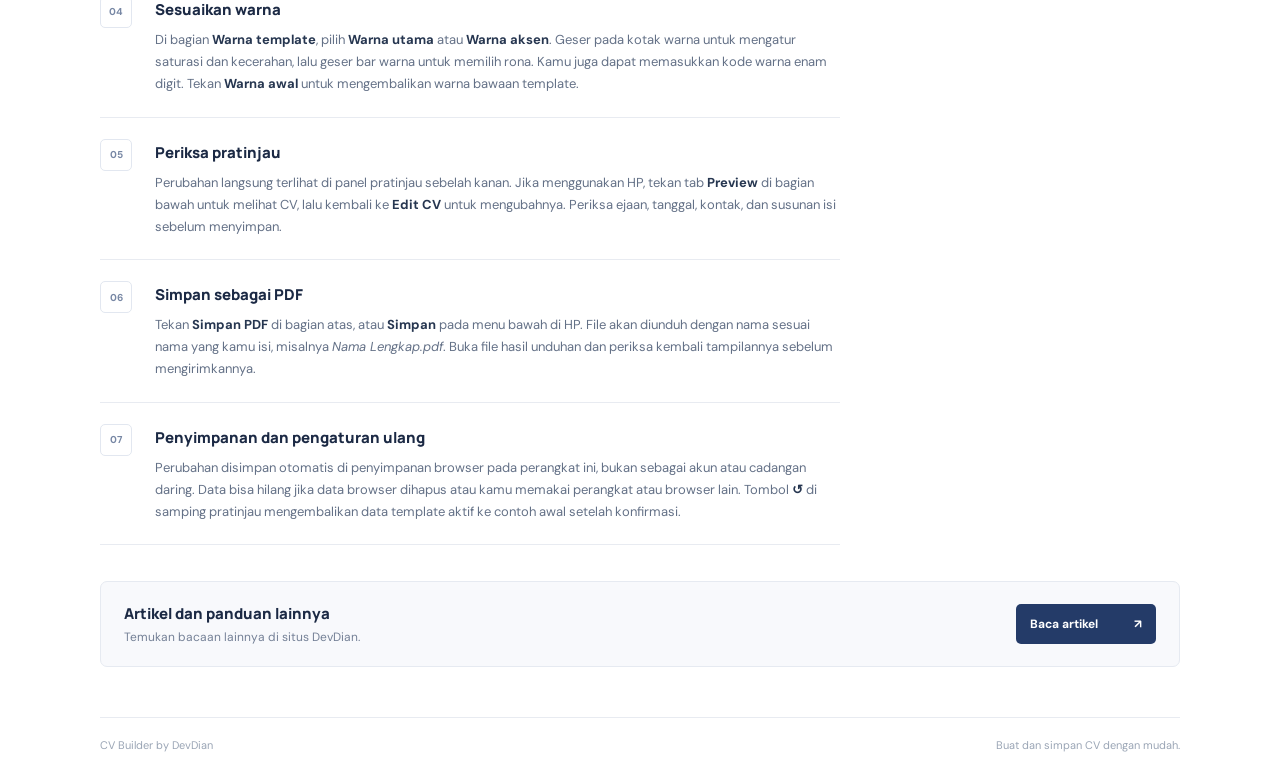
<file: alat/cv-generator/index.html>
<!doctype html>
<html lang="id">
<head>
<meta charset="UTF-8"><meta name="viewport" content="width=device-width, initial-scale=1.0"><meta name="theme-color" content="#111d43"><title>CV Builder by DevDian</title><link rel="stylesheet" href="style.css">
</head>
<body>
<header class="topbar">
 <div class="brand"><span class="brand-mark"><svg viewBox="0 0 24 24" fill="none"><path d="M6 4.5h8l4 4v11H6z" stroke="currentColor" stroke-width="1.7" stroke-linejoin="round"/><path d="M14 4.5v4h4M9 12h6M9 15h6" stroke="currentColor" stroke-width="1.7" stroke-linecap="round"/></svg></span><span>CV Builder <small>by DevDian</small></span></div>
 <div class="top-center"><span class="top-dot"></span> CV baru <span class="top-divider">/</span> <strong id="topTemplate">CV Umum</strong></div>
 <div class="top-actions"><span class="saved"><span class="saved-dot"></span> Tersimpan otomatis</span><button class="download top-download" id="downloadBtn"><span>↓</span> Simpan PDF</button></div>
</header>
<main class="workspace">
 <aside class="editor-panel" id="editorPanel">
  <div class="editor-heading"><div><div class="eyebrow">EDITOR CV</div><h1>Informasi CV</h1><p>Isi detailmu dan lihat hasilnya secara langsung.</p></div><span class="step-badge">01 <span>/ 01</span></span></div>
  <div class="template-label"><span>TEMPLATE AKTIF</span><button id="templateInfo">Pilih template <span>↗</span></button></div>
  <div class="template-card"><img id="activeTemplateImage" src="assets/cv-umum.jpeg" alt="Template aktif"><div><div class="template-name"><span id="activeTemplateName" style="font-size:12px;color:inherit;background:none;padding:0;margin:0">CV Umum</span> <span>AKTIF</span></div><p id="activeTemplateDesc">Profesional &amp; serbaguna</p><div class="swatches"><i></i><i></i><i></i></div></div><span class="check">✓</span></div>
  <div class="section-title color-title"><div><h2>Warna template</h2></div><button id="resetColors" class="color-reset">Warna awal</button></div><p class="color-instruction">Pilih bagian, lalu geser pada kotak dan bar warna.</p><div class="color-editor"><div class="color-slots"><button type="button" data-color-slot="primary" class="color-slot active"><i></i><span>Warna utama</span></button><button type="button" data-color-slot="accent" class="color-slot"><i></i><span>Warna aksen</span></button></div><div class="color-square" id="colorSquare" tabindex="0" role="slider" aria-label="Pilih saturasi dan kecerahan warna" aria-valuetext="" title="Geser untuk memilih warna"><span id="colorMarker"></span></div><label class="hue-label" for="hueSlider">Warna</label><input id="hueSlider" type="range" min="0" max="360" value="0" aria-label="Geser rona warna"><div class="hex-row"><span>Kode warna</span><label for="hexInput">#</label><input id="hexInput" type="text" maxlength="7" spellcheck="false" aria-label="Kode warna heksadesimal"></div></div>
  <div class="section-title"><div><span class="section-number">01</span><h2>Data diri</h2></div><span class="section-note"></span></div>
  <div class="photo-row" id="photoRow"><div class="photo-thumb" id="photoThumb"></div><div class="photo-copy"><strong>Foto profil</strong><span>JPG atau PNG, maks. 5 MB</span></div><label class="upload-button" for="photoInput">Unggah foto</label><input type="file" accept="image/jpeg,image/png,image/webp" id="photoInput" hidden></div>
  <div class="form-grid"><label>Nama lengkap<input data-field="name" placeholder="Nama lengkap"></label><label id="roleField">Profesi / status<input data-field="role" placeholder="Contoh: Lulusan Baru"></label><label class="full" id="aboutField">Tentang saya<textarea data-field="about" rows="4" placeholder="Ceritakan sedikit tentang dirimu..."></textarea><span class="input-hint">Tuliskan ringkasan singkat tentang dirimu.</span></label></div>
  <div class="section-title spaced"><div><span class="section-number">02</span><h2>Kontak</h2></div><span class="section-note"></span></div>
  <div class="form-grid"><label>Nomor telepon<input data-field="phone" placeholder="+62 812 3456 7890"></label><label>Email<input data-field="email" type="email" placeholder="nama@email.com"></label><label class="full" id="websiteField"><span id="websiteFieldLabel">Website / LinkedIn</span><input data-field="website" placeholder="linkedin.com/in/namamu"></label><label class="full" id="addressField">Alamat<input data-field="address" placeholder="Kota, Indonesia"></label><label class="full" id="portfolioField" style="display:none"><span id="portfolioFieldLabel">Portofolio</span><input data-field="portfolio" placeholder="Alamat portofolio"></label></div>
  <div id="personalExtra" style="display:none"><div class="section-title spaced"><div><span class="section-number">03</span><h2>Data pribadi</h2></div></div><div class="form-grid"><label class="full">Tempat, tanggal lahir<input data-field="birthplace"></label><label>Jenis kelamin<input data-field="gender"></label><label>Agama<input data-field="religion"></label><label>Kewarganegaraan<input data-field="citizenship"></label><label>Status<input data-field="marital"></label></div></div><div class="section-title spaced"><div><span class="section-number">03</span><h2>Pendidikan</h2></div><button class="add-link" data-add="education">+ Tambah</button></div><div id="educationFields" class="repeat-fields"></div>
  <div id="experienceBlock"><div class="section-title spaced"><div><span class="section-number">04</span><h2>Pengalaman kerja</h2></div><button class="add-link" data-add="experience">+ Tambah</button></div><div id="experienceFields" class="repeat-fields"></div></div>
  <div id="relatedExtra" style="display:none"><div class="section-title spaced"><div><h2>Pengalaman terkait</h2></div><button class="add-link" data-add="related">+ Tambah</button></div><div id="relatedFields" class="repeat-fields"></div></div><div id="pribadiExtra" style="display:none"><div class="section-title spaced"><div><h2 id="pribadiExtraHeading">Hobi &amp; organisasi</h2></div></div><div class="form-grid"><label class="full">Hobi<textarea data-field="hobbies" rows="4" placeholder="Satu hobi per baris"></textarea><span class="input-hint">Pisahkan setiap hobi dengan baris baru.</span></label><label class="full" id="organizationListField">Organisasi<textarea data-field="organizationList" rows="4" placeholder="Satu organisasi per baris"></textarea><span class="input-hint">Pisahkan setiap organisasi dengan baris baru.</span></label></div></div><div id="activitiesExtra" style="display:none"><div class="section-title spaced"><div><h2>Pengalaman organisasi</h2></div><button class="add-link" data-add="organizations">+ Tambah</button></div><div id="organizationsFields" class="repeat-fields"></div><div class="section-title spaced"><div><h2>Pengalaman kegiatan mahasiswa</h2></div><button class="add-link" data-add="activities">+ Tambah</button></div><div id="activitiesFields" class="repeat-fields"></div></div><div id="skillsBlock"><div class="section-title spaced"><div><span class="section-number">05</span><h2 id="skillsHeading">Keahlian &amp; bahasa</h2></div></div>
  <div id="skillGroupsExtra" style="display:none"><div class="section-title spaced"><div><h2>Kategori kemampuan</h2></div><button class="add-link" data-add="skillgroups">+ Tambah</button></div><div id="skillgroupsFields" class="repeat-fields"></div></div><div class="form-grid"><label class="full" id="skillsField">Keahlian<textarea data-field="skills" rows="4" placeholder="Satu keahlian per baris"></textarea><span class="input-hint">Pisahkan setiap keahlian dengan baris baru.</span></label><label class="full" id="softwareField" style="display:none">Penguasaan software<textarea data-field="software" rows="3"></textarea><span class="input-hint">Satu software per baris.</span></label><label class="full" id="referencesField" style="display:none">Referensi<input data-field="references"></label><label class="full" id="languagesField">Bahasa<textarea data-field="languages" rows="3" placeholder="Satu bahasa per baris"></textarea><span class="input-hint">Pisahkan setiap bahasa dengan baris baru.</span></label><label class="full" id="certificatesField" style="display:none">Sertifikat<textarea data-field="certificates" rows="3" placeholder="Satu sertifikat per baris"></textarea><span class="input-hint">Pisahkan setiap sertifikat dengan baris baru. Untuk CV Teknik: nama | penerbit | nomor | tahun.</span></label><label class="full" id="awardsField" style="display:none">Penghargaan<textarea data-field="awards" rows="3" placeholder="Satu penghargaan per baris"></textarea><span class="input-hint">Pisahkan setiap penghargaan dengan baris baru.</span></label></div></div>
  <div class="editor-footer">CV Builder by DevDian <a href="#panduan">Panduan penggunaan ↓</a></div>
 </aside>
 <section class="preview-panel" id="previewPanel">
  <div class="preview-header"><div><div class="eyebrow">PRATINJAU</div><h2>Pratinjau CV</h2><p>Setiap perubahan akan langsung terlihat di sini.</p></div><div class="preview-tools"><span class="paper-label"><span>▤</span> A4 · Potret</span><button class="icon-button" id="resetBtn" title="Kembalikan data contoh" aria-label="Kembalikan data contoh">↺</button></div></div>
  <div class="canvas"><div class="canvas-inner"><div id="cvScale"><article class="cv" id="cv">
    <div class="cv-deco deco-top">✿</div><div class="cv-deco deco-bottom">✿</div><div class="cv-header"><div class="cv-photo-wrap"><div class="cv-photo-ring"><div class="cv-photo" id="cvPhoto"></div></div></div><div class="cv-heading"><h1 id="p-name"></h1><div class="cv-role" id="p-role"></div></div></div>
    <div class="cv-body"><aside class="cv-sidebar"><section><h3>HUBUNGI SAYA</h3><div class="contact-list"><div><b>⌕</b><span id="p-phone"></span></div><div><b>✉</b><span id="p-email"></span></div><div><b>◎</b><span id="p-website"></span></div><div><b>⌖</b><span id="p-address"></span></div></div></section><section><h3>BAHASA</h3><div id="p-languages" class="cv-languages"></div></section><section><h3>KEMAMPUAN</h3><div id="p-skills" class="cv-skills"></div></section></aside><div class="cv-main"><section><h3>DATA PRIBADI</h3><div class="cv-timeline"><div class="cv-entry"><p id="p-about"></p></div></div></section><section><h3>PENDIDIKAN</h3><div class="cv-timeline" id="p-education"></div></section><section><h3>PENGALAMAN KERJA</h3><div class="cv-timeline" id="p-experience"></div></section></div></div><div class="cv-bottom"></div>
  </article><article class="cv cv-ats" id="cvAts" style="display:none"><div class="ats-top"><div class="ats-photo" id="atsPhoto"></div><div class="ats-intro"><h1 id="ats-name"></h1><h2 id="ats-role"></h2><div class="ats-contact"><span>● <span id="ats-phone"></span></span><span>✉ <span id="ats-email"></span></span><span>♦ <span id="ats-address"></span></span></div><h3>PROFIL</h3><p id="ats-about"></p></div></div><section class="ats-section"><h3>PENDIDIKAN</h3><div id="ats-education"></div></section><section class="ats-section"><h3>PENGALAMAN KERJA</h3><div id="ats-experience"></div></section><section class="ats-section"><h3>KEAHLIAN / SKILL</h3><ul class="ats-skills" id="ats-skills"></ul></section><section class="ats-section"><h3>SERTIFIKAT</h3><ul id="ats-certificates"></ul></section></article><article class="cv cv-teknik" id="cvTeknik" style="display:none"><div class="tech-left"><div class="tech-photo" id="techPhoto"></div><div class="tech-side-content"><section><h3>DATA DIRI</h3><div id="tech-personal" class="tech-personal"></div></section><section><h3>PENDIDIKAN</h3><div id="tech-education"></div></section><section><h3>KEAHLIAN</h3><ul id="tech-skills"></ul></section><section><h3>PENGUASAAN SOFTWARE</h3><ul id="tech-software"></ul></section><section><h3>BAHASA</h3><ul id="tech-languages"></ul></section></div></div><div class="tech-right"><header><h1 id="tech-name"></h1><h2 id="tech-role"></h2><p id="tech-about"></p><div class="tech-contact"><span>☎ <b id="tech-phone"></b></span><span>✉ <b id="tech-email"></b></span><span>▣ <b id="tech-website"></b></span><span>⌖ <b id="tech-address"></b></span><span>▦ <b id="tech-birthplace"></b></span></div></header><section><h3>PENGALAMAN</h3><div id="tech-experience"></div></section><section><h3>PENGALAMAN ORGANISASI</h3><div id="tech-organizations"></div></section><section><h3>PENGALAMAN KEGIATAN MAHASISWA</h3><div id="tech-activities"></div></section><section><h3>SERTIFIKASI</h3><table><thead><tr><th>Nama Sertifikat</th><th>Penerbit</th><th>Nomor Sertifikat</th><th>Tahun</th></tr></thead><tbody id="tech-certificates"></tbody></table></section><section><h3>REFERENSI</h3><p id="tech-references"></p></section></div></article><article class="cv cv-komunikasi" id="cvKomunikasi" style="display:none"><header class="comm-header"><div class="comm-photo" id="commPhoto"></div><div class="comm-intro"><h1 id="comm-name"></h1><p id="comm-about"></p></div></header><div class="comm-body"><aside class="comm-side"><section><h3>KONTAK</h3><div class="comm-contact"><div>☎ <span id="comm-phone"></span></div><div>✉ <span id="comm-email"></span></div><div>▣ <span id="comm-website"></span></div><div>◎ <span id="comm-portfolio"></span></div></div></section><section><h3>KEMAMPUAN</h3><div id="comm-skillgroups"></div></section></aside><main class="comm-main"><section><h3>PENDIDIKAN</h3><div id="comm-education"></div></section><section><h3>PENGALAMAN</h3><div id="comm-experience"></div></section></main></div></article><article class="cv cv-seo" id="cvSeo" style="display:none"><aside class="seo-side"><div class="seo-photo" id="seoPhoto"></div><section><h3>CONTACT</h3><div class="seo-contact"><div><b>☎</b><span id="seo-phone"></span></div><div><b>✉</b><span id="seo-email"></span></div><div><b>⌖</b><span id="seo-address"></span></div></div></section><section><h3>EDUCATION</h3><div class="seo-education" id="seo-education"></div></section><section><h3>SKILLS</h3><ul class="seo-skills" id="seo-skills"></ul></section><div class="seo-line"></div></aside><div class="seo-main"><header class="seo-header"><div id="seo-role"></div><h1 id="seo-name"></h1></header><div class="seo-content"><section><h3>SUMMARY</h3><p id="seo-about"></p></section><section><h3>EXPERIENCE</h3><div id="seo-experience"></div></section></div></div></article><article class="cv cv-pribadi" id="cvPribadi" style="display:none"><svg class="personal-art" viewBox="0 0 465 659" preserveAspectRatio="none" aria-hidden="true"><path class="personal-accent" d="M10 12H296C264 60 224 77 164 72C65 60 31 107 10 247Z"/><path class="personal-primary" d="M10 12H296C260 52 224 55 171 52C88 37 34 65 10 111Z"/><path class="personal-accent" d="M404 12H454V61C448 33 431 19 404 12Z"/><path class="personal-accent" d="M10 590Q14 633 58 648H10Z"/><path class="personal-accent" d="M229 648Q255 614 306 605Q408 600 455 500V648Z"/><path class="personal-primary" d="M229 648Q250 626 301 625Q414 619 455 503V648Z"/></svg><div class="personal-dots"></div><header class="personal-header"><div class="personal-photo" id="personalPhoto"></div><div class="personal-title"><h1 id="personal-name"></h1><p><span id="personal-role"></span><i></i></p></div></header><div class="personal-content"><section class="personal-section personal-info"><h3>DATA PRIBADI</h3><div id="personal-data" class="personal-data"></div></section><div class="personal-columns"><section class="personal-section personal-education"><h3>PENDIDIKAN</h3><div id="personal-education"></div></section><section class="personal-section personal-hobbies"><h3>HOBI</h3><ul id="personal-hobbies"></ul></section></div><section class="personal-section personal-organizations"><h3>ORGANISASI</h3><ul id="personal-organizations"></ul></section></div></article><article class="cv cv-minimalis" id="cvMinimalis" style="display:none"><div class="minimal-top-line"></div><header class="minimal-header"><h1 id="minimal-name"></h1><div id="minimalPhoto" class="minimal-photo"></div></header><div class="minimal-body"><div class="minimal-left"><section><h3>TENTANG SAYA</h3><p id="minimal-about"></p></section><section><h3>PENGALAMAN</h3><div id="minimal-experience"></div></section><section><h3>KONTAK</h3><div class="minimal-contact"><div><b>☎</b><span id="minimal-phone"></span></div><div><b>✉</b><span id="minimal-email"></span></div><div><b>◎</b><span id="minimal-website"></span></div></div></section></div><div class="minimal-right"><section><h3>PENDIDIKAN</h3><div id="minimal-education"></div></section><section><h3>KESUKAAN</h3><ol id="minimal-hobbies"></ol></section><section><h3>KEAHLIAN</h3><ul id="minimal-skills"></ul></section></div></div></article><article class="cv cv-pendidikan" id="cvPendidikan" style="display:none"><header class="teacher-header"><div id="teacherPhoto" class="teacher-photo"></div><div class="teacher-header-content"><h1 id="teacher-name"></h1><h2 id="teacher-role"></h2><div class="teacher-header-contact"><div id="teacher-phone"></div><div id="teacher-website"></div><div id="teacher-email"></div><div id="teacher-address"></div></div></div></header><main class="teacher-page"><section class="teacher-about"><h3>TENTANG SAYA</h3><p id="teacher-about"></p></section><div class="teacher-columns-head"><h3>PENGALAMAN</h3><h3>PENDIDIKAN</h3></div><div class="teacher-columns"><section id="teacher-experience" class="teacher-experience"></section><div><section id="teacher-education" class="teacher-education"></section><section class="teacher-skills"><h3>KEAHLIAN</h3><ul id="teacher-skills"></ul></section></div></div><section class="teacher-hobbies"><h3>KESUKAAN</h3><p id="teacher-hobbies"></p></section></main></article><article class="cv cv-ats-hukum" id="cvAtsHukum" style="display:none"><header class="law-header"><h1 id="law-name"></h1><div class="law-contact"><span id="law-phone"></span> &nbsp;|&nbsp; <span class="law-link" id="law-email"></span> &nbsp;|&nbsp; <span class="law-link" id="law-website"></span> &nbsp;|&nbsp; <span class="law-link" id="law-portfolio"></span></div><div id="law-address"></div></header><p class="law-about" id="law-about"></p><section><h3>EDUCATION</h3><div id="law-education"></div></section><section><h3>WORK EXPERIENCE</h3><div id="law-experience"></div></section><section><h3>RELATED EXPERIENCES</h3><div id="law-related"></div></section><section><h3>CERTIFICATION</h3><ul id="law-certificates"></ul></section><section><h3>AWARD</h3><ul id="law-awards"></ul></section><section><h3>SKILLS</h3><ul id="law-skills"></ul></section></article><article class="cv cv-ats-kom" id="cvAtsKom" style="display:none"><header class="atskom-header"><h1 id="atskom-name"></h1><div><span id="atskom-email"></span> | <span id="atskom-phone"></span> | <span id="atskom-portfolio"></span><br>| <span id="atskom-website"></span></div></header><section><h3>RINGKASAN</h3><p id="atskom-about"></p></section><section><h3>PENDIDIKAN</h3><div id="atskom-education"></div></section><section><h3>PENGALAMAN</h3><div id="atskom-experience"></div></section><section><h3>KEMAMPUAN &amp; PELATIHAN</h3><div id="atskom-skillgroups"></div></section></article></div></div></div>
  <div class="preview-bottom"><span><span>◉</span> Tampilan akhir CV kamu</span><span>Halaman 1 dari 1</span></div>
 </section>
</main>
<section class="guide-section" id="panduan" aria-labelledby="guide-title">
 <div class="guide-container">
  <header class="guide-header"><p class="guide-kicker">PANDUAN PENGGUNAAN</p><h2 id="guide-title">Cara membuat CV</h2><p>Ikuti langkah berikut untuk memilih template, mengisi informasi, dan menyimpan CV dalam format PDF.</p></header>
  <div class="guide-layout"><article class="guide-article">
   <section class="guide-step"><span class="guide-number">01</span><div><h3>Pilih template</h3><p>Di bagian editor, tekan <strong>Pilih template</strong>, lalu pilih desain yang sesuai dengan kebutuhan. Template ATS Hukum dan ATS Komunikasi tidak menggunakan foto. Setiap template menyimpan isi dan warnanya masing-masing, sehingga data pada template lain tidak tertimpa saat kamu berpindah.</p></div></section>
   <section class="guide-step"><span class="guide-number">02</span><div><h3>Isi informasi CV</h3><p>Ganti data contoh dengan informasi milikmu. Isi nama, kontak, ringkasan, pendidikan, pengalaman, keahlian, dan bagian lain yang tersedia pada template yang dipilih. Gunakan tombol <strong>+ Tambah</strong> atau <strong>Hapus</strong> untuk mengatur entri pendidikan dan pengalaman.</p><p>Untuk daftar seperti keahlian atau hobi, tulis satu item pada setiap baris. Pastikan alamat email dan nomor telepon sudah benar.</p></div></section>
   <section class="guide-step"><span class="guide-number">03</span><div><h3>Unggah foto jika diperlukan</h3><p>Pada template yang memiliki foto, tekan <strong>Unggah foto</strong> dan pilih gambar JPG, PNG, atau WebP berukuran maksimal 5 MB. Foto akan dipotong dari bagian tengah agar sesuai dengan bentuk template. Template tanpa foto tidak menampilkan pilihan ini.</p></div></section>
   <section class="guide-step"><span class="guide-number">04</span><div><h3>Sesuaikan warna</h3><p>Di bagian <strong>Warna template</strong>, pilih <strong>Warna utama</strong> atau <strong>Warna aksen</strong>. Geser pada kotak warna untuk mengatur saturasi dan kecerahan, lalu geser bar warna untuk memilih rona. Kamu juga dapat memasukkan kode warna enam digit. Tekan <strong>Warna awal</strong> untuk mengembalikan warna bawaan template.</p></div></section>
   <section class="guide-step"><span class="guide-number">05</span><div><h3>Periksa pratinjau</h3><p>Perubahan langsung terlihat di panel pratinjau sebelah kanan. Jika menggunakan HP, tekan tab <strong>Preview</strong> di bagian bawah untuk melihat CV, lalu kembali ke <strong>Edit CV</strong> untuk mengubahnya. Periksa ejaan, tanggal, kontak, dan susunan isi sebelum menyimpan.</p></div></section>
   <section class="guide-step"><span class="guide-number">06</span><div><h3>Simpan sebagai PDF</h3><p>Tekan <strong>Simpan PDF</strong> di bagian atas, atau <strong>Simpan</strong> pada menu bawah di HP. File akan diunduh dengan nama sesuai nama yang kamu isi, misalnya <em>Nama Lengkap.pdf</em>. Buka file hasil unduhan dan periksa kembali tampilannya sebelum mengirimkannya.</p></div></section>
   <section class="guide-step"><span class="guide-number">07</span><div><h3>Penyimpanan dan pengaturan ulang</h3><p>Perubahan disimpan otomatis di penyimpanan browser pada perangkat ini, bukan sebagai akun atau cadangan daring. Data bisa hilang jika data browser dihapus atau kamu memakai perangkat atau browser lain. Tombol <strong>↺</strong> di samping pratinjau mengembalikan data template aktif ke contoh awal setelah konfirmasi.</p></div></section>
  </article><aside class="guide-aside"><h3>Tips sebelum mengirim</h3><ul><li>Gunakan informasi yang relevan dengan posisi yang dilamar.</li><li>Tulis pengalaman secara ringkas dan mudah dibaca.</li><li>Pastikan seluruh isi terlihat di pratinjau dan PDF, terutama jika teks panjang.</li><li>Periksa kembali nama file dan isi PDF hasil unduhan.</li></ul></aside></div>
  <div class="guide-more"><div><h3>Artikel dan panduan lainnya</h3><p>Temukan bacaan lainnya di situs DevDian.</p></div><a class="article-link" href="https://devdian.pages.dev" target="_blank" rel="noopener noreferrer">Baca artikel <span aria-hidden="true">↗</span></a></div>
  <div class="guide-bottom"><span>CV Builder by DevDian</span><span>Buat dan simpan CV dengan mudah.</span></div>
 </div>
</section>
<nav class="mobile-nav"><button class="active" data-view="editor"><span>✎</span> Edit CV</button><button data-view="preview"><span>▤</span> Preview</button><button id="mobileDownload"><span>↓</span> Simpan</button></nav>
<div class="modal" id="templateModal" aria-hidden="true"><div class="modal-backdrop"></div><div class="modal-box template-modal"><button class="modal-close" aria-label="Tutup">×</button><div class="eyebrow">TEMPLATE CV</div><h2>Pilih template</h2><p>Data setiap template tersimpan terpisah.</p><div class="template-options"><button class="template-option" data-template="umum"><img src="assets/cv-umum.jpeg" alt="Template CV Umum"><strong>CV Umum</strong><span>Profesional &amp; serbaguna</span><em id="selected-umum">✓ Aktif</em></button><button class="template-option" data-template="ats"><img src="assets/cv-ats.jpeg" alt="Template CV ATS"><strong>CV ATS</strong><span>Sederhana &amp; profesional</span><em id="selected-ats">✓ Aktif</em></button><button class="template-option" data-template="teknik"><img src="assets/cv-teknik.jpeg" alt="Template CV Teknik Mesin"><strong>CV Teknik Mesin</strong><span>Lulusan S1 Teknik Mesin</span><em id="selected-teknik">✓ Aktif</em></button><button class="template-option" data-template="komunikasi"><img src="assets/cv-komunikasi.jpeg" alt="Template CV Komunikasi"><strong>CV Komunikasi</strong><span>Desain biru profesional</span><em id="selected-komunikasi">✓ Aktif</em></button><button class="template-option" data-template="seo"><img src="assets/cv-seo.jpg" alt="Template CV SEO Specialist"><strong>CV SEO Specialist</strong><span>Desain profesional dua warna</span><em id="selected-seo">✓ Aktif</em></button><button class="template-option" data-template="pribadi"><img src="assets/cv-pribadi.webp" alt="Template CV Pribadi Emas"><strong>CV Pribadi Emas</strong><span>Hitam dan emas</span><em id="selected-pribadi">✓ Aktif</em></button><button class="template-option" data-template="minimalis"><img src="assets/cv-minimalis.jpg" alt="Template CV Minimalis"><strong>CV Minimalis</strong><span>Hitam putih dua kolom</span><em id="selected-minimalis">✓ Aktif</em></button><button class="template-option" data-template="pendidikan"><img src="assets/cv-pendidikan.jpeg" alt="Template CV Pendidikan"><strong>CV Pendidikan</strong><span>Profesional bidang pendidikan</span><em id="selected-pendidikan">✓ Aktif</em></button><button class="template-option" data-template="hukum"><img src="assets/cv-ats-hukum.jpeg" alt="Template CV ATS Hukum tanpa foto"><strong>CV ATS Hukum</strong><span>Tanpa foto, teks sederhana</span><em id="selected-hukum">✓ Aktif</em></button><button class="template-option" data-template="atskom"><img src="assets/cv-ats-komunikasi.webp" alt="Template CV ATS Komunikasi tanpa foto"><strong>CV ATS Komunikasi</strong><span>Tanpa foto, satu kolom</span><em id="selected-atskom">✓ Aktif</em></button></div></div></div>
<script src="assets/html2canvas.min.js"></script><script src="assets/jspdf.umd.min.js"></script>
<script src="app.js"></script>
</body></html>
</file>
<file: alat/cv-generator/style.css>
@import url('https://fonts.googleapis.com/css2?family=DM+Sans:wght@400;500;600;700&family=Manrope:wght@400;500;600;700;800&display=swap');
:root{--navy:#14224a;--ink:#172445;--muted:#8790a5;--blue:#6986ed;--line:#e9ecf3;--bg:#f3f5fa}*{box-sizing:border-box}body{margin:0;color:var(--ink);font-family:'DM Sans',sans-serif;background:var(--bg)}button,input,textarea{font:inherit}button{cursor:pointer}.topbar{height:70px;background:#111d3d;color:#fff;display:flex;align-items:center;justify-content:space-between;padding:0 37px;position:relative;z-index:5}.brand{font:800 23px Manrope,sans-serif;letter-spacing:-1.3px;display:flex;gap:10px;align-items:center}.brand-accent{color:#a8b8ff}.brand i{color:#89a1ff;font-style:normal}.brand-mark{height:33px;width:33px;background:#6e89ef;color:#fff;display:grid;place-items:center;border-radius:9px}.brand-mark svg{width:21px}.top-center{position:absolute;left:50%;transform:translateX(-50%);font-size:12px;color:#9ba7c4}.top-center strong{color:#e9edfa;font-weight:600}.top-dot,.saved-dot{display:inline-block;background:#87a0ff;border-radius:50%;width:6px;height:6px;margin-right:6px}.top-divider{margin:0 12px;color:#53617f}.top-actions{display:flex;align-items:center;gap:25px}.saved{font-size:11px;color:#aab6cc}.saved-dot{background:#6dd8b0}.download{border:0;background:#7590f4;color:white;border-radius:8px;padding:11px 17px;font-weight:700;font-size:12px}.download span{font-size:16px;margin-right:6px}.workspace{display:grid;grid-template-columns:460px minmax(0,1fr);height:calc(100vh - 70px)}.editor-panel{background:#fff;overflow:auto;padding:31px 34px 45px;border-right:1px solid #e4e8f1}.editor-panel::-webkit-scrollbar{width:5px}.editor-panel::-webkit-scrollbar-thumb{background:#d9dfec;border-radius:5px}.editor-heading{display:flex;justify-content:space-between;align-items:flex-start}.eyebrow{font-size:9px;letter-spacing:1.65px;font-weight:800;color:#8290ae}.eyebrow span{color:#7390f5;margin-left:3px}h1,h2,h3,p{margin:0}.editor-heading h1{font:800 24px Manrope,sans-serif;letter-spacing:-1px;margin:8px 0 6px}.editor-heading p,.preview-header p{font-size:12px;color:#8a94a8}.step-badge{background:#f5f7fc;color:#6777a0;font-size:10px;font-weight:700;border-radius:6px;padding:7px 8px}.step-badge span{color:#b2bacc}.template-label{display:flex;justify-content:space-between;align-items:center;margin:30px 0 10px;font-size:9px;letter-spacing:1.15px;color:#9aa4b8;font-weight:800}.template-label button{border:0;background:none;color:#7188db;font-size:10px;letter-spacing:0;font-weight:700;padding:0}.template-card{height:93px;border:1px solid #d8e1ff;background:#f8faff;border-radius:10px;display:flex;align-items:center;gap:15px;padding:10px 12px;position:relative}.template-card img{height:71px;width:50px;object-fit:cover;object-position:top;border-radius:3px;box-shadow:0 2px 7px #22315b20}.template-name{font-size:12px;font-weight:800}.template-name span{font-size:8px;color:#6682e6;background:#e8edff;border-radius:4px;padding:3px 5px;margin-left:5px;letter-spacing:.3px}.template-card p{font-size:10px;color:#929bad;margin:7px 0}.swatches{display:flex;gap:4px}.swatches i{height:8px;width:8px;border-radius:50%;background:#14224b}.swatches i:nth-child(2){background:#728df4}.swatches i:nth-child(3){background:#dbe4ff}.check{position:absolute;right:14px;top:14px;background:#6e89ef;color:#fff;width:18px;height:18px;border-radius:50%;font-size:11px;display:grid;place-items:center}.section-title{display:flex;align-items:center;justify-content:space-between;margin:30px 0 17px}.section-title.spaced{border-top:1px solid var(--line);padding-top:26px;margin-top:27px}.section-title>div{display:flex;align-items:center;gap:9px}.section-number{font-size:10px;color:#6d86e5;background:#edf1ff;border-radius:5px;padding:5px}.section-title h2{font:800 14px Manrope,sans-serif;letter-spacing:-.3px}.section-note{font-size:10px;color:#a4adbd}.photo-row{display:flex;align-items:center;gap:11px;margin-bottom:20px}.photo-thumb{width:48px;height:48px;border-radius:50%;background:#e9edfa center/cover;border:3px solid #f1f4ff}.photo-copy{display:flex;flex-direction:column;gap:5px;flex:1}.photo-copy strong{font-size:11px}.photo-copy span,.input-hint{color:#9aa4b5;font-size:10px}.upload-button{border:1px solid #e1e6f1;padding:9px 11px;border-radius:7px;color:#5d6f9c;font-size:10px;font-weight:700;cursor:pointer}.form-grid{display:grid;grid-template-columns:1fr 1fr;gap:16px 12px}.form-grid label{display:flex;flex-direction:column;gap:7px;font-size:10px;font-weight:700;color:#52607a}.form-grid .full{grid-column:1/-1}input,textarea{width:100%;border:1px solid #e4e8f0;border-radius:7px;padding:10px 11px;outline:none;color:#263553;background:#fff;font-size:11px;transition:.2s}input{height:38px}textarea{resize:vertical;line-height:1.5;min-height:68px}input:focus,textarea:focus{border-color:#8199ef;box-shadow:0 0 0 3px #e9eeff}.input-hint{font-weight:400}.add-link{border:0;background:#f0f3ff;border-radius:6px;color:#6e85dc;font-size:10px;font-weight:700;padding:7px 9px}.repeat-fields{display:grid;gap:11px}.repeat-card{border:1px solid #e9edf4;border-radius:9px;padding:13px;background:#fcfdff}.repeat-header{display:flex;justify-content:space-between;margin-bottom:11px;font-size:10px;font-weight:800;color:#697692}.remove{border:0;background:none;color:#a4adbd;font-size:10px;padding:0}.editor-footer{border-top:1px solid var(--line);margin-top:30px;padding-top:20px;font-size:11px;color:#9ba5b6}.editor-footer span{color:#7791ed;margin-right:5px}.preview-panel{overflow:auto;background:#f3f5fa;display:flex;flex-direction:column}.preview-header{display:flex;justify-content:space-between;align-items:center;padding:32px 45px 23px}.preview-header h2{font:800 20px Manrope,sans-serif;letter-spacing:-.7px;margin:7px 0}.live-pill{vertical-align:middle;letter-spacing:0;font:700 9px 'DM Sans',sans-serif;color:#44a884;background:#e3f5ed;border-radius:20px;padding:5px 8px;margin-left:5px}.live-pill i{display:inline-block;width:5px;height:5px;border-radius:50%;background:#55c99e;margin-right:3px}.preview-tools{display:flex;align-items:center;gap:10px}.paper-label,.icon-button{background:#fff;border:1px solid #e6eaf2;border-radius:7px;color:#7f8aa0;font-size:10px;font-weight:700;padding:9px 12px}.paper-label span{font-size:14px;color:#8799ca;margin-right:5px}.icon-button{font-size:18px;line-height:1;padding:7px 10px}.canvas{flex:1;display:flex;align-items:flex-start;justify-content:center;padding:10px 35px 25px}.canvas-inner{position:relative;width:465px;height:659px}.cv{width:465px;height:659px;background:#fff;position:relative;overflow:hidden;box-shadow:0 14px 45px #2538611c;color:#172446;font-family:'DM Sans',sans-serif}.cv-deco{position:absolute;color:#a4b4dc;font-size:115px;line-height:1;z-index:0;opacity:.65}.deco-top{left:-9px;top:-25px}.deco-bottom{left:-16px;bottom:-42px}.cv-header{height:188px;background:#d8e1fa;display:flex;position:relative}.cv-photo-wrap{width:178px;height:188px;flex-shrink:0;margin-left:23px;background:#14224c;border-radius:95px 95px 0 0;display:flex;justify-content:center;align-items:flex-start;padding-top:18px;z-index:1}.cv-photo-ring{width:132px;height:132px;background:#fff;border-radius:50%;padding:12px;position:relative}.cv-photo-ring:after{content:'';position:absolute;inset:0;border:10px solid transparent;border-right-color:#728ffc;border-bottom-color:#728ffc;transform:rotate(-32deg);border-radius:50%}.cv-photo{height:108px;width:108px;border-radius:50%;background:#edf0f7 center/cover;border:1px solid #152449}.cv-heading{flex:1;padding-top:47px;min-width:0}.cv-heading h1{font:800 31px/1.06 Manrope,sans-serif;letter-spacing:-1px;text-transform:uppercase;color:#203870;margin-left:17px;overflow-wrap:anywhere;max-height:70px;overflow:hidden}.cv-role{background:#6f8bea;color:#fff;font-weight:700;font-size:14px;letter-spacing:2px;text-transform:uppercase;padding:8px 19px;margin-top:14px;white-space:nowrap;overflow:hidden;text-overflow:ellipsis}.cv-body{display:flex;position:relative;z-index:1;height:456px}.cv-sidebar{width:178px;background:#17264f;color:white;margin-left:23px;flex-shrink:0;padding:18px 0 0}.cv-sidebar section{margin-bottom:20px}.cv-sidebar h3{background:#6f8dec;color:#fff;font-size:10px;font-weight:800;width:133px;padding:8px 23px;border-radius:0 0 8px 0}.contact-list{padding:17px 16px 0 23px;font-size:7px;line-height:1.55}.contact-list div{display:flex;align-items:flex-start;gap:10px;margin-bottom:6px;overflow-wrap:anywhere}.contact-list b{color:#80a0ff;font-size:11px;width:10px;line-height:1}.cv-languages{padding:14px 23px 0;font-size:7px}.language{margin-bottom:10px}.bar{height:5px;background:#f4f5fa;border-radius:3px;margin-top:5px;overflow:hidden}.bar:before{content:'';display:block;background:#7694ff;height:100%;width:86%}.language:nth-child(even) .bar:before{width:69%}.cv-skills{padding:14px 16px 0 24px;font-size:7px}.skill{border-left:1px solid #8a9bc1;padding:0 0 10px 20px;position:relative}.skill:before,.cv-entry:before{content:'';position:absolute;left:-4px;top:0;background:#7794f4;width:8px;height:8px}.cv-main{flex:1;padding:18px 20px 0 18px;min-width:0}.cv-main section{margin-bottom:18px}.cv-main h3{background:#213b7a;color:#fff;font-size:10px;font-weight:800;width:149px;padding:8px 13px;border-radius:0 0 8px 0}.cv-timeline{margin:14px 0 0 4px;border-left:1px solid #b8bfcb}.cv-entry{position:relative;padding:0 0 10px 20px;font-size:7.5px;line-height:1.45;color:#1e2c48;overflow-wrap:anywhere}.cv-entry:last-child{padding-bottom:0}.cv-entry p{white-space:pre-line}.cv-entry strong{font-size:8.5px;display:block}.cv-entry .sub{font-weight:700;font-size:8px}.cv-entry ul{margin:2px 0 0;padding-left:13px}.cv-bottom{height:15px;background:#7692ef;position:absolute;bottom:0;left:0;right:0}.preview-bottom{display:flex;justify-content:space-between;border-top:1px solid #e4e8f1;padding:16px 45px;color:#a0aabd;font-size:10px}.preview-bottom span span{color:#80a0f5;margin-right:5px}.mobile-nav{display:none}.modal{position:fixed;inset:0;display:none;place-items:center;z-index:20;padding:20px}.modal.open{display:grid}.modal-backdrop{position:absolute;inset:0;background:#101c3db0}.modal-box{position:relative;background:white;border-radius:15px;padding:25px;width:min(390px,100%);max-height:90vh;overflow:auto;box-shadow:0 20px 80px #09122b50}.modal-box h2{font:800 23px Manrope;margin:8px 0}.modal-box p{font-size:12px;color:#8a94a8;line-height:1.5}.modal-box img{display:block;width:190px;margin:20px auto;border:1px solid #e7ebf3;box-shadow:0 8px 25px #18244820}.modal-close{position:absolute;right:18px;top:15px;border:0;background:none;font-size:24px;color:#9aa4b6}.modal-ok{width:100%;border:0;background:#6e89ef;color:#fff;border-radius:8px;padding:12px;font-size:12px;font-weight:700}
@media(max-width:800px){.topbar{height:60px;padding:0 20px}.brand{font-size:21px}.top-center,.saved{display:none}.top-download{padding:9px 12px}.workspace{display:block;height:calc(100dvh - 125px)}.editor-panel,.preview-panel{height:100%;border:0}.editor-panel{padding:27px 22px 45px}.preview-panel{display:none}.workspace.preview-active .editor-panel{display:none}.workspace.preview-active .preview-panel{display:flex}.preview-header{padding:27px 22px 20px}.preview-header h2{font-size:19px}.canvas{padding:8px 12px 25px}.preview-bottom{padding:14px 22px}.mobile-nav{height:65px;background:#fff;display:flex;align-items:center;justify-content:space-around;border-top:1px solid #e6e9f1;position:fixed;bottom:0;left:0;right:0;z-index:6;padding-bottom:env(safe-area-inset-bottom)}.mobile-nav button{border:0;background:none;color:#a0a9b9;font-size:10px;font-weight:700;display:flex;flex-direction:column;gap:4px;align-items:center;min-width:80px}.mobile-nav button span{font-size:19px;line-height:1}.mobile-nav button.active{color:#637fe2}.mobile-nav #mobileDownload{color:#637fe2}.paper-label{display:none}}
@media print{ @page{size:A4 portrait;margin:0} body{background:white}.topbar,.editor-panel,.preview-header,.preview-bottom,.mobile-nav,.modal{display:none!important}.workspace,.preview-panel,.canvas,.canvas-inner{display:block!important;width:100%!important;height:auto!important;overflow:visible!important;margin:0!important;padding:0!important}.cv{box-shadow:none;transform-origin:top left;transform:scale(1.706)!important;print-color-adjust:exact;-webkit-print-color-adjust:exact} }
@media print{html,body{width:210mm;height:297mm;overflow:hidden}#cvScale{transform:none!important;width:465px;height:659px}.cv{transform:scale(1.7068,1.7033)!important;transform-origin:top left}}
.template-modal{width:min(550px,100%)}.template-options{display:grid;grid-template-columns:1fr 1fr;gap:14px;margin-top:20px}.template-option{position:relative;text-align:left;background:#f8faff;border:1px solid #e4e9f6;border-radius:10px;padding:12px;display:flex;flex-direction:column;gap:5px}.template-option:hover{border-color:#8da3f2}.template-option img{display:block;width:100%;height:180px;object-fit:contain;margin:0 auto 5px;border:0;box-shadow:none}.template-option strong{font-size:12px;color:#172445}.template-option span{font-size:10px;color:#8a94a8}.template-option em{position:absolute;top:10px;right:10px;font-size:9px;font-style:normal;font-weight:700;color:#6481e4;background:#e9eeff;padding:5px 7px;border-radius:5px}.cv-ats{padding:16px 12px;color:#090e1a;font-family:Arial,sans-serif}.ats-top{display:flex;gap:17px;margin-bottom:13px}.ats-photo{width:97px;height:142px;flex-shrink:0;background:#e8edf7 center/cover}.ats-intro{flex:1;min-width:0}.ats-intro h1{font:bold 25px/1 Arial,sans-serif;letter-spacing:-1px;text-transform:uppercase}.ats-intro h2{font:bold 12px Arial,sans-serif;text-transform:uppercase;margin-top:4px}.ats-contact{border-top:1px solid #555;border-bottom:1px solid #555;display:flex;justify-content:space-between;gap:5px;padding:7px 0;margin:6px 0;font-size:6.5px;white-space:nowrap}.ats-contact>span{overflow:hidden;text-overflow:ellipsis}.ats-intro h3,.ats-section h3{font:bold 12px Arial,sans-serif;border-bottom:1px solid #555;padding-bottom:3px;margin-bottom:5px}.ats-intro p{font-size:7.4px;line-height:1.4}.ats-section{margin-top:10px}.ats-section h3{border-top:1px solid #555;padding-top:4px}.ats-item{font-size:8px;line-height:1.35;margin-bottom:9px}.ats-item-header{display:flex;justify-content:space-between;gap:6px}.ats-item-header strong{text-transform:uppercase}.ats-item ul,.ats-section>ul{margin:3px 0 0;padding-left:16px}.ats-item li,.ats-section li{font-size:7.5px;line-height:1.35}.ats-skills{columns:2;column-gap:20px}.ats-skills li{break-inside:avoid}.ats-section>ul{margin-top:5px}
/* Antarmuka dibuat sederhana dan fokus pada isi. */
.brand{font-size:17px;letter-spacing:-.4px}.brand small{font-size:11px;letter-spacing:0;color:#b7c1d6;font-weight:500}.brand-mark{background:#314363;border-radius:5px}.editor-heading h1,.preview-header h2{letter-spacing:-.5px}.eyebrow{letter-spacing:.8px}.template-card{background:#fff;border-color:#dfe4eb}.template-name span{border-radius:3px}.template-modal{width:min(700px,100%)}.template-options{grid-template-columns:repeat(3,1fr)}.template-option{background:#fff;border-radius:5px}.template-option img{height:170px;object-fit:contain}.editor-footer{color:#8a94a8}.step-badge{border-radius:4px}.download{border-radius:5px;background:#4166b2}.cv-teknik{display:flex;background:white;color:#11192e;font-family:Arial,sans-serif}.tech-left{width:138px;background:#eef0f5;flex-shrink:0}.tech-photo{height:159px;background:#2456a3 center/cover}.tech-side-content{padding:10px 10px 0}.cv-teknik section{margin-bottom:12px}.cv-teknik h3{font:900 9px/1.1 'Arial Narrow',Arial,sans-serif;letter-spacing:-.25px;border-bottom:1px solid #717785;padding-bottom:3px;margin-bottom:5px}.tech-personal{font-size:5.8px;line-height:1.65}.tech-personal div{display:grid;grid-template-columns:53px 1fr;gap:4px;margin-bottom:3px}.tech-side-content ul{padding-left:10px;margin:0}.tech-side-content li{font-size:6.1px;line-height:1.45;margin-bottom:3px}.tech-edu{font-size:6.4px;line-height:1.45;margin-bottom:5px}.tech-right{padding:10px 11px 0 12px;flex:1;min-width:0}.tech-right header{height:150px}.tech-right header h1{font:900 24px/1 Arial,sans-serif;letter-spacing:-1px;text-transform:uppercase}.tech-right header h2{font:800 10px Arial,sans-serif;letter-spacing:.3px;text-transform:uppercase;margin:4px 0 6px}.tech-right header p{font-size:6.5px;line-height:1.45}.tech-contact{border-top:1px solid #999;border-bottom:1px solid #999;display:flex;flex-wrap:wrap;gap:6px 10px;margin-top:10px;padding:7px 0;font-size:6px}.tech-contact b{font-weight:400}.tech-right section{margin-bottom:8px;border-bottom:1px dashed #d5d6d9;padding-bottom:5px}.tech-right section:last-child{border:0}.tech-item{font-size:6.5px;line-height:1.3;margin-bottom:7px}.tech-item strong{display:block;font-weight:700}.tech-item ul{margin:3px 0 0;padding-left:10px}.tech-item li{margin-bottom:2px}.tech-right table{width:100%;table-layout:fixed;border-collapse:collapse;font-size:5.5px;line-height:1.2;text-align:left}.tech-right th,.tech-right td{padding:2px 3px 2px 0;vertical-align:top;overflow-wrap:anywhere}.tech-right th:nth-child(1){width:35%}.tech-right th:nth-child(2){width:28%}.tech-right th:nth-child(3){width:26%}.tech-right th:last-child{width:11%}.tech-right section>p{font-size:6px}
@media(max-width:520px){.brand{font-size:15px}.brand small{font-size:10px}.template-options{grid-template-columns:repeat(3,minmax(0,1fr));gap:7px}.template-option{padding:7px}.template-option img{height:110px}.template-option strong{font-size:10px}.template-option span{font-size:9px}.template-option em{position:static;align-self:flex-start}.template-modal{padding:20px}}
.template-modal{width:min(830px,100%)}.template-options{grid-template-columns:repeat(4,minmax(0,1fr))}
.cv-komunikasi{font-family:'DM Sans',Arial,sans-serif;background:#fdfdfd;color:#10151a}.comm-header{height:185px;background:#07577e;display:flex;align-items:center;gap:14px;padding:23px 20px}.comm-photo{width:131px;height:126px;flex-shrink:0;border:5px solid white;border-radius:9px;background:#ccc center/cover}.comm-intro{color:#fff;min-width:0;align-self:center}.comm-intro h1{font-size:25px;line-height:1.05;font-weight:800;letter-spacing:1px;text-transform:uppercase;border-bottom:2px solid #96c5d6;padding-bottom:8px;margin-bottom:10px;overflow-wrap:anywhere}.comm-intro p{font-size:9.5px;line-height:1.25;font-weight:600;white-space:pre-line}.comm-body{display:grid;grid-template-columns:150px 1fr;column-gap:22px;padding:14px 34px}.comm-body section{margin-bottom:20px}.comm-body h3{font-size:9px;letter-spacing:1px;font-weight:800;border-bottom:1px solid #333;padding-bottom:7px;margin-bottom:10px;position:relative}.comm-body h3:after{content:'';position:absolute;bottom:-2px;left:0;width:45%;height:3px;background:#126587}.comm-contact{font-size:7.5px;line-height:1.4}.comm-contact div{display:flex;gap:7px;margin-bottom:7px;overflow-wrap:anywhere}.comm-contact span{min-width:0}.comm-skill{display:flex;gap:8px;font-size:7.5px;line-height:1.2;margin-bottom:12px}.comm-skill:before{content:'•';color:#106582;font-size:12px;line-height:8px}.comm-skill strong{display:block}.comm-education{font-size:8px;line-height:1.25;margin-bottom:8px}.comm-education strong{font-weight:800}.comm-education p{margin-top:7px;white-space:pre-line}.comm-timeline{border-left:1px solid #28788f;margin-left:4px;padding-left:12px}.comm-entry{font-size:7.7px;line-height:1.23;position:relative;margin-bottom:12px}.comm-entry:before{content:'';position:absolute;width:7px;height:7px;left:-16px;top:0;border:1px solid #28788f;border-radius:50%;background:#fff}.comm-entry strong{display:block}.comm-entry ul{padding-left:14px;margin:6px 0 0}.comm-entry li{padding-left:1px;margin-bottom:4px}.comm-entry li::marker{color:#126587}
@media(max-width:600px){.template-options{grid-template-columns:repeat(2,minmax(0,1fr))}.template-option img{height:120px}}
.color-title{margin:25px 0 7px}.color-reset{border:0;background:none;color:#536fa8;font-size:10px;font-weight:700;padding:4px}.color-instruction{font-size:10px;line-height:1.4;color:#8993a6;margin:0 0 10px}.color-editor{padding:12px;border:1px solid #e4e8f0;border-radius:7px;background:#fbfcfe}.color-slots{display:flex;gap:7px;margin-bottom:11px}.color-slot{flex:1;display:flex;align-items:center;gap:7px;border:1px solid #e0e5ed;border-radius:5px;background:#fff;padding:7px;color:#68738a;font-size:10px;font-weight:700;text-align:left}.color-slot.active{border-color:#748cc7;color:#253754;box-shadow:0 0 0 1px #748cc7}.color-slot i{height:20px;width:20px;flex-shrink:0;border-radius:3px;border:1px solid #0002}.color-square{height:135px;position:relative;border-radius:4px;cursor:crosshair;touch-action:none;background:linear-gradient(to top,#000,transparent),linear-gradient(to right,#fff,transparent),red}.color-square span{position:absolute;width:13px;height:13px;border:2px solid #fff;border-radius:50%;box-shadow:0 0 1px 1px #0009;transform:translate(-50%,-50%);pointer-events:none}.color-square:focus-visible{outline:2px solid #5474c4;outline-offset:3px}.hue-label{display:block;font-size:10px;font-weight:700;color:#69758a;margin-top:11px}.color-editor input[type=range]{appearance:none;width:100%;height:12px;padding:0;margin:7px 0 9px;border:0;box-shadow:none;border-radius:6px;background:linear-gradient(to right,red,#ff0,#0f0,#0ff,#00f,#f0f,red)}.color-editor input[type=range]::-webkit-slider-thumb{appearance:none;width:15px;height:15px;background:white;border:2px solid #fff;outline:1px solid #778196;border-radius:50%;cursor:grab}.color-editor input[type=range]::-moz-range-thumb{width:12px;height:12px;background:#fff;border:1px solid #778196;border-radius:50%}.hex-row{display:flex;align-items:center;font-size:10px;color:#69758a;gap:5px}.hex-row>span{flex:1;font-weight:700}.hex-row label{background:#fff;border:1px solid #e1e6ee;border-right:0;border-radius:4px 0 0 4px;padding:6px;margin-right:-5px}.hex-row input{width:80px;height:27px;border-radius:0 4px 4px 0;font-size:11px;text-transform:uppercase;padding:4px 7px}.template-modal{width:min(930px,100%)}.template-options{grid-template-columns:repeat(5,minmax(0,1fr))}
.cv-seo{display:flex;color:#111;font-family:Arial,sans-serif}.seo-side{width:146px;flex-shrink:0;color:white;background:var(--cv-primary,#1c2c45)}.seo-photo{width:92px;height:127px;margin:8px auto 18px;background:#eee center/cover}.seo-side section{margin-bottom:17px}.seo-side h3{background:#d8ceab;color:#282828;border-left:14px solid var(--cv-accent,#e9584e);padding:4px 5px;font-size:11px;line-height:1.1;font-weight:bold}.seo-contact{padding:13px 18px 0;font-size:9px}.seo-contact div{display:flex;align-items:center;gap:7px;margin-bottom:9px;overflow-wrap:anywhere}.seo-contact b{display:grid;place-items:center;width:14px;height:14px;border-radius:50%;background:#fff;color:var(--cv-primary,#1c2c45);font-size:9px;flex-shrink:0}.seo-education{padding:13px 19px 0;font-size:9px;line-height:1.35}.seo-education .seo-edu{margin-bottom:12px}.seo-edu strong{font-size:9px;display:block;text-transform:uppercase}.seo-edu p{margin-top:3px}.seo-skills{margin:12px 15px 0;padding-left:30px;font-size:9px;line-height:1.5}.seo-line{border-bottom:1px solid #fff;margin:46px 20px 0}.seo-main{flex:1;min-width:0}.seo-header{height:134px;background:var(--cv-accent,#e9584e);color:white;text-align:center;padding:20px 22px}.seo-header>div{font:700 17px Georgia,serif;border-top:1px solid white;border-bottom:1px solid white;padding:4px 0}.seo-header h1{font:normal 37px/1.1 Georgia,serif;margin-top:17px}.seo-content{padding:20px 24px}.seo-content section{margin-bottom:15px}.seo-content section:first-child{border-bottom:1px solid #bbb;padding-bottom:10px}.seo-content h3{font-size:11px;margin-bottom:6px}.seo-content p,.seo-entry{font-size:9.3px;line-height:1.33}.seo-content p{text-align:justify}.seo-entry{margin-bottom:14px}.seo-entry strong{display:block}.seo-entry ul{padding-left:29px;margin:8px 0}.seo-entry li{padding-left:2px;margin-bottom:2px;text-align:justify}
/* The two selected colors are applied to the visual elements of every template. */
#cv .cv-photo-wrap,#cv .cv-sidebar{background:var(--cv-primary,#17264f)}#cv .cv-main h3{background:var(--cv-primary,#213b7a)}#cv .cv-heading h1{color:var(--cv-primary,#203870)}#cv .cv-role,#cv .cv-sidebar h3,#cv .cv-bottom,#cv .skill:before,#cv .cv-entry:before,#cv .bar:before{background:var(--cv-accent,#6f8bea)}#cv .cv-photo-ring:after{border-right-color:var(--cv-accent,#728ffc);border-bottom-color:var(--cv-accent,#728ffc)}#cv .contact-list b{color:var(--cv-accent,#80a0ff)}
#cvAts{color:var(--cv-primary,#090e1a)}#cvAts .ats-intro h3,#cvAts .ats-section h3{border-color:var(--cv-accent,#555)}
#cvTeknik{color:var(--cv-primary,#11192e)}#cvTeknik .tech-left{background:var(--cv-accent,#eef0f5)}#cvTeknik h3{border-color:var(--cv-primary,#717785)}
#cvKomunikasi .comm-header{background:var(--cv-primary,#07577e)}#cvKomunikasi .comm-body h3:after{background:var(--cv-accent,#126587)}#cvKomunikasi .comm-skill:before,#cvKomunikasi .comm-entry li::marker{color:var(--cv-accent,#126587)}#cvKomunikasi .comm-timeline,#cvKomunikasi .comm-entry:before{border-color:var(--cv-accent,#28788f)}
@media(max-width:700px){.template-options{grid-template-columns:repeat(3,minmax(0,1fr))}}@media(max-width:450px){.template-options{grid-template-columns:repeat(2,minmax(0,1fr))}}
.cv-pribadi{background:#fff;color:#090909;font-family:'DM Sans',Arial,sans-serif}.personal-art{position:absolute;inset:0;width:100%;height:100%;z-index:0}.personal-primary{fill:var(--cv-primary,#000000)}.personal-accent{fill:var(--cv-accent,#b1a06b)}.personal-dots{position:absolute;bottom:19px;right:14px;width:230px;height:270px;background-image:radial-gradient(#7b7b7b 0.7px,transparent .9px);background-size:5px 5px;opacity:.35;clip-path:polygon(100% 0,100% 68%,0 100%,100% 100%);z-index:0}.personal-header,.personal-content{position:relative;z-index:1}.personal-header{height:208px;padding:39px 39px 0;display:flex;gap:20px;align-items:flex-start}.personal-photo{width:137px;height:137px;flex-shrink:0;border:5px solid white;border-radius:50%;background:#eee center/cover}.personal-title{flex:1;text-align:right;padding-top:12px}.personal-title h1{font:900 39px/.95 Georgia,serif;letter-spacing:1px;overflow-wrap:anywhere;color:var(--cv-primary,#000)}.personal-title p{font-size:19px;letter-spacing:1px;white-space:nowrap;margin-top:23px}.personal-title i{display:inline-block;background:var(--cv-accent,#b1a06b);height:11px;width:11px;border-radius:50%;margin-left:10px}.personal-content{margin:0 39px}.personal-section{position:relative;padding-left:20px;border-left:1px solid var(--cv-primary,#000)}.personal-section:before{content:'';position:absolute;top:7px;left:-6px;width:11px;height:11px;border-radius:50%;background:var(--cv-accent,#b1a06b)}.personal-section h3{display:inline-block;color:#fff;background:var(--cv-primary,#000);border-radius:20px;font:900 12px Georgia,serif;letter-spacing:2px;padding:5px 14px;margin:0 0 9px}.personal-info{padding-bottom:20px}.personal-data{font-size:9.5px;line-height:1.48}.personal-data div{display:grid;grid-template-columns:174px 8px 1fr;gap:0;overflow-wrap:anywhere}.personal-data div span:first-child:before{content:'•';margin-right:7px}.personal-columns{display:grid;grid-template-columns:230px 1fr;gap:3px}.personal-education h3,.personal-hobbies h3{background:var(--cv-accent,#b1a06b)}.personal-education{padding-bottom:17px}.personal-education .personal-edu{display:flex;justify-content:space-between;gap:5px;font-size:9.2px;line-height:1.55}.personal-edu span:first-child:before{content:'•';margin-right:7px}.personal-hobbies{border-left:0;padding-left:15px}.personal-hobbies:before{left:0}.personal-hobbies ul,.personal-organizations ul{padding-left:13px;margin:0;font-size:9.2px;line-height:1.55}.personal-organizations{padding-bottom:4px}.personal-organizations h3{margin-bottom:9px}
.cv-minimalis{background:#fff;color:var(--cv-primary,#000);font-family:Arial,sans-serif}.minimal-top-line{position:absolute;left:12px;right:113px;top:33px;border-top:1px solid var(--cv-accent,#000)}.minimal-header{height:145px;margin-left:12px;border-bottom:1px solid var(--cv-accent,#000);position:relative;display:flex;align-items:center}.minimal-header h1{width:275px;text-align:center;text-transform:uppercase;font:800 29px/1.3 Arial,sans-serif;letter-spacing:.2px;padding:8px 12px 0;overflow-wrap:anywhere}.minimal-photo{position:absolute;z-index:1;top:16px;right:22px;width:149px;height:149px;border:3px solid var(--cv-accent,#000);border-radius:50%;background:#eee center/cover}.minimal-body{display:grid;grid-template-columns:271px 1fr;padding:0 12px}.minimal-left{padding:29px 24px 0 22px;border-right:1px solid var(--cv-accent,#000);min-height:496px}.minimal-right{padding:51px 14px 0 30px}.minimal-body section{margin-bottom:34px}.minimal-body h3{font-size:10.5px;letter-spacing:2px;font-weight:800;margin:0 0 16px;white-space:nowrap}.minimal-body h3:before{content:'•';letter-spacing:0;margin-right:8px}.minimal-body p{font-size:9.5px;font-weight:700;line-height:1.48}.minimal-exp{font-size:9.5px;line-height:1.35;font-weight:700;margin-bottom:12px}.minimal-exp ul{padding-left:30px;margin:8px 0 0}.minimal-exp li{padding-left:0}.minimal-contact{font-size:9.5px;font-weight:700}.minimal-contact div{display:flex;align-items:center;gap:12px;margin:0 0 11px;overflow-wrap:anywhere}.minimal-contact b{font-family:Arial,sans-serif;font-size:20px;width:28px;line-height:1;flex-shrink:0}.minimal-contact span{min-width:0}.minimal-edu{font-size:10px;line-height:1.65;font-weight:700;margin-bottom:19px}.minimal-edu span{display:block}.minimal-right section{margin-bottom:33px}.minimal-right ol,.minimal-right ul{font-size:9.5px;line-height:1.55;font-weight:700;padding-left:17px;margin:0}
.cv-pendidikan{background:var(--cv-accent,#d7d7d7);color:var(--cv-primary,#000);font-family:Arial,sans-serif}.teacher-header{background:#fff;margin:18px 16px 0;height:136px;padding:14px 21px 0;display:flex;gap:28px;overflow:hidden}.teacher-photo{width:122px;height:122px;background:#ef3932 center/cover;flex-shrink:0}.teacher-header-content{min-width:0;padding-top:2px}.teacher-header h1{font:800 22px/1 Arial,sans-serif;white-space:nowrap;text-transform:uppercase;letter-spacing:.3px;border-bottom:1px solid var(--cv-primary,#000);padding-bottom:5px}.teacher-header h2{font:800 12px/1 Arial,sans-serif;letter-spacing:.4px;margin-top:5px}.teacher-header-contact{font-size:8.8px;line-height:1.55;font-weight:700;margin-top:9px;overflow-wrap:anywhere}.teacher-page{background:#fff;margin:7px 16px 0;min-height:504px;padding:17px 21px 20px}.teacher-page h3{font:800 11px Arial,sans-serif;letter-spacing:2px}.teacher-about h3{display:flex;align-items:center;gap:40px;white-space:nowrap}.teacher-about h3:after{content:'';height:1px;background:var(--cv-primary,#000);flex:1}.teacher-about p{font:700 7px/1.27 Arial,sans-serif;margin:10px 0 13px}.teacher-columns-head{display:grid;grid-template-columns:54% 46%;border-bottom:1px solid var(--cv-primary,#000);padding-bottom:6px;margin-bottom:14px}.teacher-columns{display:grid;grid-template-columns:54% 46%;gap:0}.teacher-experience{padding-right:20px}.teacher-exp{font-size:7.6px;line-height:1.15;margin-bottom:14px}.teacher-exp .teacher-date{font-weight:800;margin-left:7px}.teacher-exp strong{display:block;font-size:8.3px;margin-top:5px}.teacher-exp p{margin-top:12px;font-weight:400}.teacher-edu{font-size:8.5px;line-height:1.35;margin-bottom:7px}.teacher-edu strong{display:block;margin-bottom:7px}.teacher-edu span{display:block;margin-bottom:6px}.teacher-skills{margin-top:20px}.teacher-skills h3,.teacher-hobbies h3{border-bottom:1px solid var(--cv-primary,#000);padding-bottom:7px}.teacher-skills ul{font-size:8.5px;font-weight:700;line-height:1.75;margin:7px 0 0;padding-left:16px}.teacher-hobbies{margin-top:0}.teacher-hobbies p{font-size:8.5px;font-weight:700;line-height:1.3;margin-top:7px}
.teacher-columns-head,.teacher-columns{grid-template-columns:57.5% 42.5%}.teacher-experience{padding-right:16px}
.cv-ats-hukum{background:#fff;color:var(--cv-primary,#000);font-family:'Times New Roman',serif;padding:17px 17px 8px;font-size:8.3px;line-height:1.13}.law-header{text-align:center;margin-bottom:8px}.law-header h1{font:normal 18px/1.05 'Times New Roman',serif;text-transform:uppercase;margin-bottom:2px}.law-contact{white-space:nowrap;font-size:8.2px}.law-link{color:var(--cv-accent,#2a5487)}.law-about{font-size:8.5px;line-height:1.15;margin-bottom:8px}.cv-ats-hukum section{margin-bottom:7px}.cv-ats-hukum section h3{font:bold 9.5px/1 'Times New Roman',serif;border-bottom:1px solid var(--cv-primary,#000);padding-bottom:1px;margin-bottom:4px}.law-item{margin-bottom:4px}.law-item-head{display:flex;justify-content:space-between;gap:10px;font-weight:bold}.law-item-right{text-align:right;flex-shrink:0}.law-item-sub{display:flex;justify-content:space-between;gap:10px}.law-item-sub i{font-style:italic}.law-item-sub b{text-align:right}.cv-ats-hukum ul{padding-left:13px;margin:3px 0 0}.cv-ats-hukum li{margin:0;line-height:1.12}.law-item ul{margin-top:3px}.cv-ats-hukum section:last-child h3{border-bottom:none;margin-bottom:3px}
.cv-ats-kom{background:#fff;color:var(--cv-primary,#000);font-family:Arial,sans-serif;padding:20px 24px 10px;font-size:10px;line-height:1.15}.atskom-header{text-align:center;margin-bottom:9px}.atskom-header h1{font:800 21px/1.1 Arial,sans-serif;margin-bottom:4px}.atskom-header>div{font-size:9.4px;line-height:1.15}.cv-ats-kom section{margin-bottom:9px}.cv-ats-kom section h3{font:bold 11.5px/1 Arial,sans-serif;border-bottom:1px solid var(--cv-accent,#3a3a3a);padding-bottom:4px;margin-bottom:5px}.cv-ats-kom p{font-size:10px;line-height:1.18}.atskom-edu,.atskom-exp,.atskom-skill{font-size:10px;line-height:1.16;margin-bottom:6px}.atskom-edu strong,.atskom-exp strong,.atskom-skill strong{display:block}.atskom-edu p{margin-top:5px}.atskom-exp ul{margin:5px 0 0;padding-left:17px}.atskom-exp li{padding-left:1px;margin-bottom:3px}.atskom-skill:nth-child(-n+2) span{font-style:italic}
/* Panduan di bawah area kerja. */
.editor-footer{display:flex;align-items:center;justify-content:space-between;gap:12px}.editor-footer a{color:#536fa8;text-decoration:none;font-weight:700}.editor-footer a:hover{text-decoration:underline}.guide-section{background:#fff;border-top:1px solid #e3e8f0;padding:66px 32px 26px;scroll-margin-top:12px}.guide-container{max-width:1080px;margin:0 auto}.guide-header{max-width:710px;margin-bottom:36px}.guide-kicker{font-size:10px;font-weight:800;letter-spacing:1.15px;color:#72809a;margin-bottom:10px}.guide-header h2{font:800 29px/1.2 Manrope,'DM Sans',sans-serif;letter-spacing:-.7px;color:#172445;margin-bottom:10px}.guide-header>p:last-child{font-size:14px;color:#68758c;line-height:1.6}.guide-layout{display:grid;grid-template-columns:minmax(0,1fr) 275px;gap:65px;align-items:start}.guide-article{border-top:1px solid #e8ebf1}.guide-step{display:grid;grid-template-columns:40px minmax(0,1fr);gap:15px;padding:21px 0;border-bottom:1px solid #e8ebf1}.guide-number{display:grid;place-items:center;width:32px;height:32px;border:1px solid #e2e7f0;border-radius:5px;color:#7787a4;font-size:10px;font-weight:700}.guide-step h3,.guide-aside h3{font:800 15px/1.35 Manrope,'DM Sans',sans-serif;color:#1b2944;margin:4px 0 9px}.guide-step p,.guide-aside li,.guide-aside p{font-size:13px;line-height:1.7;color:#647187}.guide-step p+p{margin-top:9px}.guide-step strong{color:#263650}.guide-aside{background:#f6f8fb;border:1px solid #e7ebf2;border-radius:8px;padding:21px}.guide-aside h3{margin-top:0}.guide-aside ul{padding-left:18px;margin:12px 0 22px}.guide-aside li{margin-bottom:8px}.guide-aside p{border-top:1px solid #e2e7ef;padding-top:16px;margin-bottom:11px}.article-link{display:flex;align-items:center;justify-content:space-between;padding:12px 14px;background:#243b68;color:#fff;border-radius:5px;text-decoration:none;font-size:12px;font-weight:700}.article-link:hover{background:#334e80}.guide-bottom{display:flex;justify-content:space-between;gap:16px;margin-top:50px;padding-top:20px;border-top:1px solid #e8ebf1;color:#9aa5b5;font-size:11px}
@media(max-width:800px){.guide-section{padding:44px 22px 90px}.guide-header h2{font-size:24px}.guide-header>p:last-child{font-size:13px}.guide-layout{grid-template-columns:1fr;gap:28px}.guide-step{grid-template-columns:32px minmax(0,1fr);gap:12px}.guide-step p,.guide-aside li,.guide-aside p{font-size:12.5px}.guide-aside{padding:19px}.guide-bottom{margin-top:35px}.guide-bottom span:last-child{text-align:right}}
.guide-aside ul{margin-bottom:0}.guide-more{margin-top:36px;padding:21px 23px;border:1px solid #e6eaf1;border-radius:7px;background:#f8f9fc;display:flex;justify-content:space-between;align-items:center;gap:20px}.guide-more h3{font:800 15px Manrope,'DM Sans',sans-serif;margin:0 0 5px;color:#1b2944}.guide-more p{font-size:12px;color:#748096}.guide-more .article-link{gap:36px;white-space:nowrap}
@media(max-width:520px){.guide-more{align-items:stretch;flex-direction:column;gap:16px}.guide-more .article-link{width:100%}}
</file>
